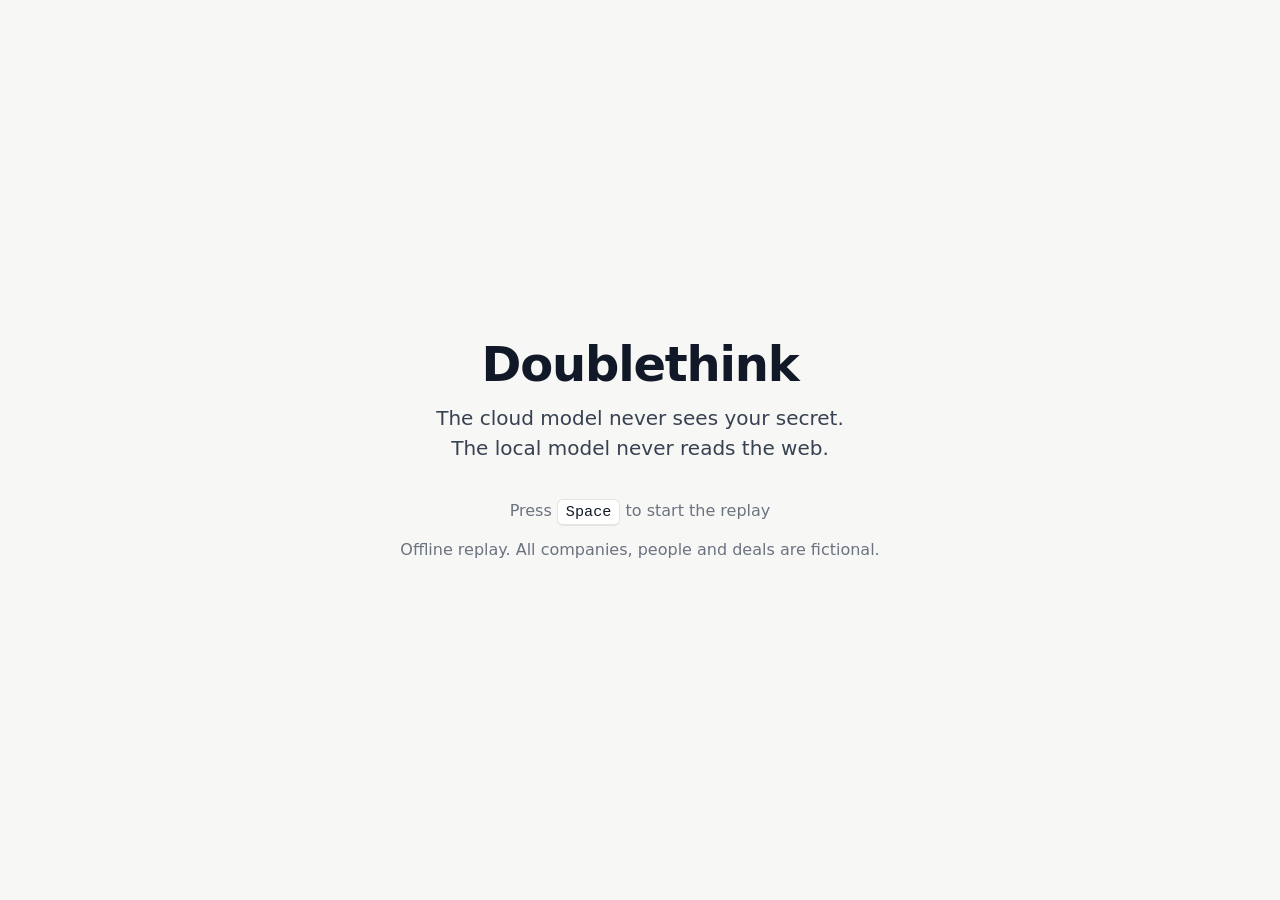
<file: ui/index.html>
<!doctype html>
<html lang="en">
<head>
<meta charset="utf-8">
<meta name="viewport" content="width=device-width, initial-scale=1">
<title>Doublethink</title>
<link rel="icon" href="data:,">
<link rel="stylesheet" id="css-console" href="styles.css">
<link rel="stylesheet" id="css-classic" href="styles-1984.css" disabled>
</head>
<body>

<!-- Title screen (DESIGN.md section 4a) -->
<section id="title" class="title-screen" aria-labelledby="title-word">
  <div class="title-inner">
    <pre class="eye-big" aria-hidden="true">       _..--~~~~~~~~~~~~~~~~~~~~~--.._
   _.-~~        _.--~~~~~--._        ~~-._
 .-~         .-'  .-~~~~~-.  '-.         ~-.
&lt;           :   :  (@@@@@)  :   :           &gt;
  '-.         '.  '-.___.-'  .'         .-'
    '~-.._       '-._____.-'       _..-~'
           '~~--.._________..--~~'</pre>
    <h1 id="title-word" class="title-word"><span class="t-classic">DOUBLE<span class="wm-wall" aria-hidden="true"></span>THINK</span><span class="t-console">Doublethink</span></h1>
    <p class="title-line">The cloud model never sees your secret.<br>The local model never reads the web.</p>
    <p class="title-press t-classic"><span class="live-only">press any key</span><span class="replay-only">press Space</span><span class="cursor" aria-hidden="true"></span></p>
    <p class="title-press t-console"><span class="live-only">Press any key to continue</span><span class="replay-only">Press <kbd>Space</kbd> to start the replay</span></p>
    <p class="title-small t-classic"><span class="replay-only">offline replay · </span>all companies, people and deals are fictional</p>
    <p class="title-small t-console"><span class="replay-only">Offline replay. </span>All companies, people and deals are fictional.</p>
  </div>
</section>

<header class="top">
  <div class="wordmark" aria-label="Doublethink"><span class="t-classic">DOUBLE<span class="wm-wall" aria-hidden="true"></span>THINK</span><span class="t-console">Doublethink</span></div>
  <span id="session-pill" class="session-pill t-console" hidden></span>

  <div class="toggle" role="group" aria-label="Mode">
    <button type="button" id="mode-single" aria-pressed="false" title="Key 1">Single agent</button>
    <button type="button" id="mode-dt" aria-pressed="true" title="Key 2">Doublethink</button>
  </div>

  <span id="badge" class="badge t-classic">SOURCE: n/a</span>

  <div class="spacer"></div>

  <div class="run-opts live-only">
    <label class="sr-only" for="source">Source for the next run</label>
    <select id="source">
      <option value="fake">fake</option>
      <option value="real">real</option>
    </select>
    <label class="check"><input type="checkbox" id="careless"> careless query</label>
  </div>
  <span id="replay-status" class="replay-status replay-only" aria-live="off">Replay</span>

  <button type="button" id="view-toggle" class="secondary t-console" aria-pressed="false" title="Show every step of the run">Audit view</button>
  <button type="button" id="run" class="primary">Run</button>
  <button type="button" id="verify" class="secondary" title="Key V">Verify proof</button>
</header>

<!-- Step strip: the run's current step comes from existing events only (ui/runview.js, app.js renderSteps). -->
<nav id="steps" class="steps" aria-label="Run steps">
  <ol>
    <li data-step="1"><span class="step-n">1</span> <span class="step-label">Drop in the memo</span></li>
    <li data-step="2"><span class="step-n">2</span> <span class="step-label">Confirm flagged names and figures</span></li>
    <li data-step="3"><span class="step-n">3</span> <span class="step-label">Ask a research question</span></li>
    <li data-step="4"><span class="step-n">4</span> <span class="step-label">Cited answer + signed log</span></li>
  </ol>
</nav>

<!-- Analyst view (console theme, the default): deal, question, answer, receipt, proof badge. DESIGN.md section 0d. -->
<section id="analyst" class="analyst t-console" aria-label="Analyst view">
  <div class="an-col an-left">
    <section id="an-deal" class="an-card an-deal" aria-labelledby="an-deal-title" hidden>
      <p class="an-kicker">Deal on this laptop</p>
      <h2 id="an-deal-title" class="an-deal-title"></h2>
      <p id="an-deal-meta" class="an-meta"></p>
      <p id="an-protected" class="an-protected"></p>
    </section>
    <p id="an-deal-empty" class="an-card an-empty">The deal appears once its flagged names and figures are confirmed.</p>
    <form id="an-ask" class="an-card an-ask" autocomplete="off">
      <label for="an-question" class="an-kicker">Research question</label>
      <textarea id="an-question" rows="3" maxlength="500" placeholder="Ask a question about the public market"></textarea>
      <div class="an-ask-row">
        <span id="an-ask-note" class="an-meta"></span>
        <button type="submit" id="an-ask-btn" class="primary live-only">Ask</button>
      </div>
    </form>
    <section class="an-card an-receipt" aria-labelledby="an-receipt-title">
      <div class="an-receipt-head">
        <h2 id="an-receipt-title">What left this laptop</h2>
        <span id="an-verified" class="an-verified" hidden>Verified</span>
      </div>
      <p id="an-receipt-sum" class="an-receipt-line"></p>
      <p id="an-receipt-check" class="an-receipt-line"></p>
      <p id="an-proof" class="an-meta"></p>
    </section>
  </div>
  <section class="an-card an-answer" aria-labelledby="an-answer-title">
    <h2 id="an-answer-title">Answer</h2>
    <div id="an-answer" class="an-answer-body" role="region" aria-live="polite" tabindex="0" aria-label="Answer with sources"></div>
  </section>
</section>

<main id="main" class="main dt">

  <section id="planner" class="room" aria-labelledby="planner-title">
    <header class="room-head">
      <p class="idx" aria-hidden="true">01 / 03</p>
      <h2 id="planner-title"><span class="t-classic">Planner room</span><span class="t-console">Local planner</span></h2>
      <p class="sub"><span class="t-classic">never reads the web</span><span class="t-console">Local model · never reads the web</span></p>
    </header>
    <div class="pane-top">
      <div class="dossier" id="dossier"></div>
    </div>
    <div class="pane-low" id="planner-low">
      <h3 class="label"><span class="t-classic">Typed facts (numbers only)</span><span class="t-console">Typed facts received</span></h3>
      <ol id="typed" class="typed"></ol>
    </div>
  </section>

  <section id="agent" class="room" aria-labelledby="agent-title">
    <header class="room-head">
      <p class="idx" aria-hidden="true">01 / 02</p>
      <h2 id="agent-title"><span class="t-classic">One agent</span><span class="t-console">Single agent</span></h2>
      <p class="sub"><span class="t-classic">sees the memo and the web</span><span class="t-console">One model · sees the memo and the web</span></p>
    </header>
    <div class="pane-top">
      <div class="dossier" id="agent-dossier"></div>
    </div>
    <div class="pane-low" id="agent-web"></div>
  </section>

  <section id="gate" class="gate" aria-labelledby="gate-title">
    <header class="room-head gate-head">
      <div>
        <p class="idx" aria-hidden="true"><span class="dt-only">02 / 03</span><span class="single-only">02 / 02</span></p>
        <h2 id="gate-title">The gate</h2>
        <p class="sub" id="gate-sub">the only way out</p>
      </div>
      <div class="eye t-classic" id="eye" aria-hidden="true">
        <pre class="eye-open"> .-~~~~~~~~~~~~~-.
.'   .-~~~~~-.   '.
&lt;    ( (@@@) )    &gt;
'.   '-.._..-'   .'
 '-~~~~~~~~~~~~~-'</pre>
        <pre class="eye-red"> .-~~~~~~~~~~~~~-.
.'   .-~~~~~-.   '.
&lt;    ( (@@@) )    &gt;
'.   '-.._..-'   .'
 '-~~~~~~~~~~~~~-'</pre>
        <pre class="eye-closed">
&lt;.               .&gt;
 '-._         _.-'
     '-.___.-'
    / /  |  \ \</pre>
      </div>
      <p class="sr-only" id="eye-state"></p>
    </header>
    <div id="incident" class="incident t-console" role="status" aria-live="polite" hidden></div>
    <div id="exit" class="exit"></div>
    <p id="run-label" class="run-label"></p>
    <p id="ledger-session" class="ledger-session"></p>
    <div class="scroll" id="ledger-scroll">
      <ol id="ledger" class="ledger" role="log" aria-live="polite" aria-label="Outbound ledger"></ol>
      <p id="ledger-empty" class="empty waiting"><span class="t-classic">&gt; waiting for the first request<span class="cursor" aria-hidden="true"></span></span><span class="t-console">Waiting for the first request</span></p>
    </div>
  </section>

  <section id="reader" class="room" aria-labelledby="reader-title">
    <header class="room-head">
      <p class="idx" aria-hidden="true">03 / 03</p>
      <h2 id="reader-title"><span class="t-classic">Reader room</span><span class="t-console">Web reader</span></h2>
      <p class="sub"><span class="t-classic">never sees the secret</span><span class="t-console">Cloud model · never sees the secret</span></p>
    </header>
    <div class="scroll" id="reader-body"></div>
  </section>

  <section id="proof" class="room proof" aria-labelledby="proof-title">
    <header class="room-head">
      <p class="idx" aria-hidden="true">03 / 03</p>
      <h2 id="proof-title">Proof</h2>
      <p class="sub" id="proof-session">no session yet</p>
    </header>
    <div class="scroll">
      <p id="proof-run" class="run-label"></p>
      <dl class="proof-facts">
        <div><dt><span class="t-classic">bundle head</span><span class="t-console">Bundle head</span></dt><dd id="proof-head">n/a</dd></div>
        <div><dt><span class="t-classic">rows checked</span><span class="t-console">Rows checked</span></dt><dd id="proof-rows">n/a</dd></div>
        <div id="proof-signer-row" hidden><dt><span class="t-classic">signer key</span><span class="t-console">Signer key</span></dt><dd id="proof-signer"></dd></div>
      </dl>
      <div id="verdict" class="verdict-slot"></div>
      <div class="proof-actions">
        <button type="button" id="proof-verify" class="primary">Verify proof</button>
        <div class="tamper">
          <button type="button" id="proof-tamper">Tamper one byte</button>
          <label for="tamper-seq"><span class="t-classic">row</span><span class="t-console">Row</span></label>
          <input id="tamper-seq" type="number" min="1" step="1" value="3">
        </div>
        <button type="button" id="proof-bundle">Download bundle</button>
      </div>
      <p class="note">Tamper edits a copy of the bundle. The ledger is never changed.</p>
      <p class="note">Check it offline:</p>
      <pre class="cmd"><code id="proof-cmd">python3 proof/verify.py bundles/&lt;session_id&gt;.json</code></pre>
      <p class="note replay-only">Replay: these buttons play the recorded results.</p>
    </div>
  </section>
</main>

<!-- Outbound: every attempt to leave, from the ledger events, plus two computed lines (console theme only). -->
<section id="outbound" class="outbound t-console" aria-labelledby="ob-title">
  <div class="ob-table-wrap" id="ob-scroll">
    <table class="ob-table">
      <thead>
        <tr><th scope="col">Time</th><th scope="col">Destination</th><th scope="col">Kind</th><th scope="col">Decision</th><th scope="col">Rule</th></tr>
      </thead>
      <tbody id="ob-rows"></tbody>
    </table>
  </div>
  <div class="ob-lines">
    <h2 id="ob-title">What left this device <span id="ob-run" class="ob-run"></span></h2>
    <p id="ob-summary" class="ob-summary"></p>
    <p id="ob-check" class="ob-check" role="status" aria-live="polite"></p>
  </div>
</section>

<footer class="bottom">
  <button type="button" id="answer-bar" class="answer-bar" disabled title="Key A">
    <span class="label">Answer</span>
    <span id="answer-text" class="answer-text">n/a</span>
    <span class="open">Open</span>
  </button>
  <dl class="metrics">
    <div class="counter" id="m-leaks"><dt>Leaks</dt><dd><span class="num">0</span></dd></div>
    <div class="counter" id="m-blocked"><dt>Blocked</dt><dd><span class="num">0</span></dd></div>
    <div class="counter" id="m-credits"><dt>Credits</dt><dd><span class="num">0</span></dd></div>
    <div class="counter small" id="m-seconds"><dt>Time</dt><dd><span class="num">n/a</span></dd></div>
  </dl>
</footer>

<section id="sheet" class="sheet" role="dialog" aria-modal="false" aria-labelledby="sheet-title"></section>
<section id="results" class="results" aria-labelledby="results-title"></section>
<div id="fx" class="fx" aria-hidden="true"></div>
<div id="toast" class="toast" role="status" aria-live="polite"></div>

<script src="outbound.js"></script>
<script src="results.js"></script>
<script src="runview.js"></script>
<script src="analyst.js"></script>
<script src="app.js"></script>
</body>
</html>
</file>
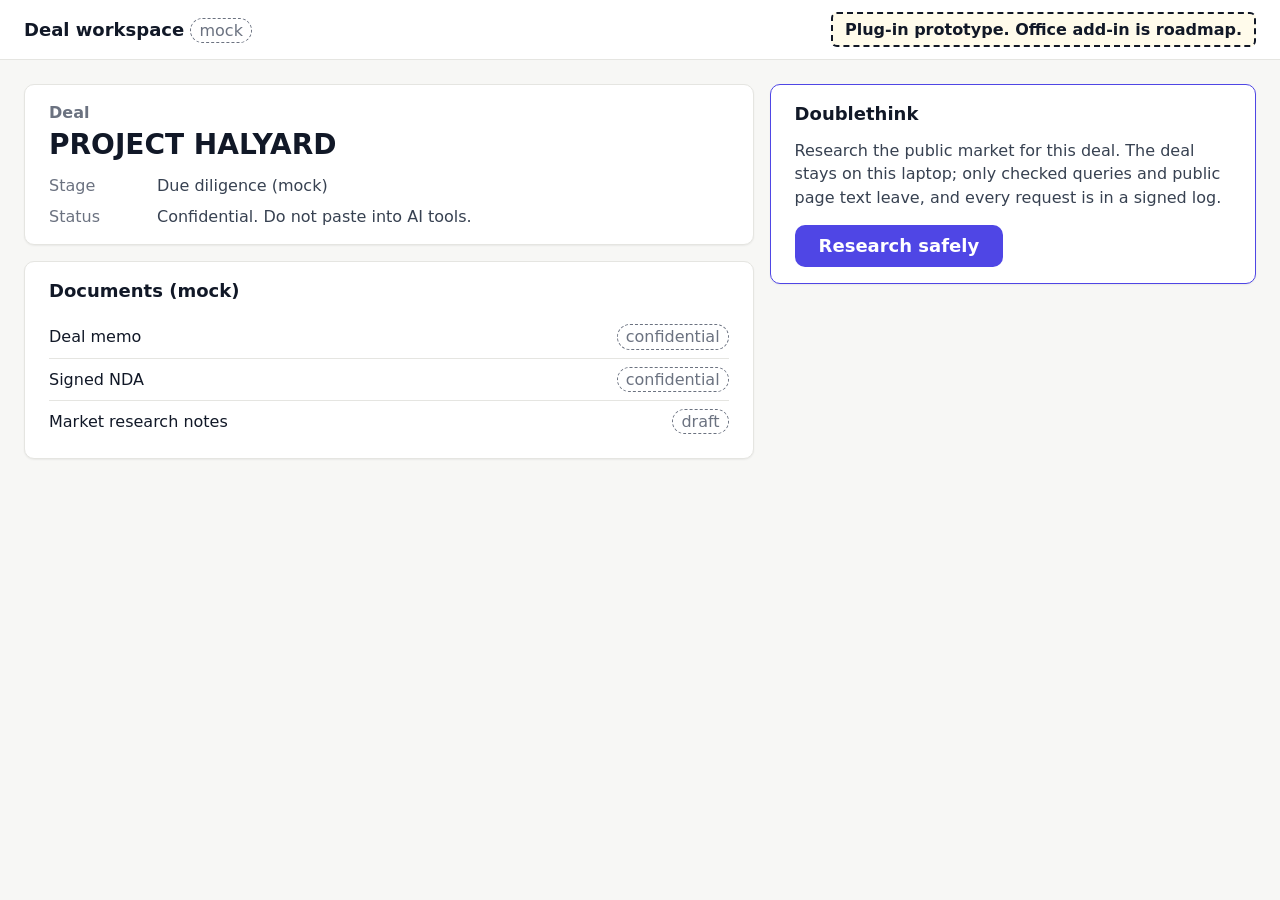
<file: ui/workspace.html>
<!doctype html>
<html lang="en">
<head>
<meta charset="utf-8">
<meta name="viewport" content="width=device-width, initial-scale=1">
<title>Deal workspace (prototype)</title>
<link rel="icon" href="data:,">
<link rel="stylesheet" href="styles.css">
<link rel="stylesheet" href="workspace.css">
</head>
<body class="ws">
<!-- Plug-in prototype: a mock deal workspace with a "Research safely" button that opens the Analyst view.
     The deal name comes from the replay events (memo_loaded.title); stage and documents are generic mock text.
     DESIGN.md section 0e. -->
<header class="ws-top">
  <div class="ws-brand">Deal workspace <span class="ws-mock">mock</span></div>
  <p id="ws-label" class="ws-label">Plug-in prototype. Office add-in is roadmap.</p>
</header>

<main class="ws-main">
  <section class="ws-card ws-deal" aria-labelledby="ws-deal-name">
    <p class="ws-kicker">Deal</p>
    <h1 id="ws-deal-name" class="ws-deal-name">Loading…</h1>
    <dl class="ws-facts">
      <div><dt>Stage</dt><dd id="ws-stage">Due diligence (mock)</dd></div>
      <div><dt>Status</dt><dd>Confidential. Do not paste into AI tools.</dd></div>
    </dl>
  </section>

  <section class="ws-card ws-docs" aria-labelledby="ws-docs-title">
    <h2 id="ws-docs-title">Documents (mock)</h2>
    <ul class="ws-list">
      <li><span class="ws-doc">Deal memo</span><span class="ws-doc-meta">confidential</span></li>
      <li><span class="ws-doc">Signed NDA</span><span class="ws-doc-meta">confidential</span></li>
      <li><span class="ws-doc">Market research notes</span><span class="ws-doc-meta">draft</span></li>
    </ul>
  </section>

  <section class="ws-card ws-plugin" aria-labelledby="ws-plugin-title">
    <h2 id="ws-plugin-title">Doublethink</h2>
    <p class="ws-plugin-text">Research the public market for this deal. The deal stays on this laptop; only checked
      queries and public page text leave, and every request is in a signed log.</p>
    <a id="ws-research" class="ws-button" href="index.html?view=analyst&amp;title=0">Research safely</a>
  </section>
</main>

<script src="analyst.js"></script>
<script src="workspace.js"></script>
</body>
</html>
</file>
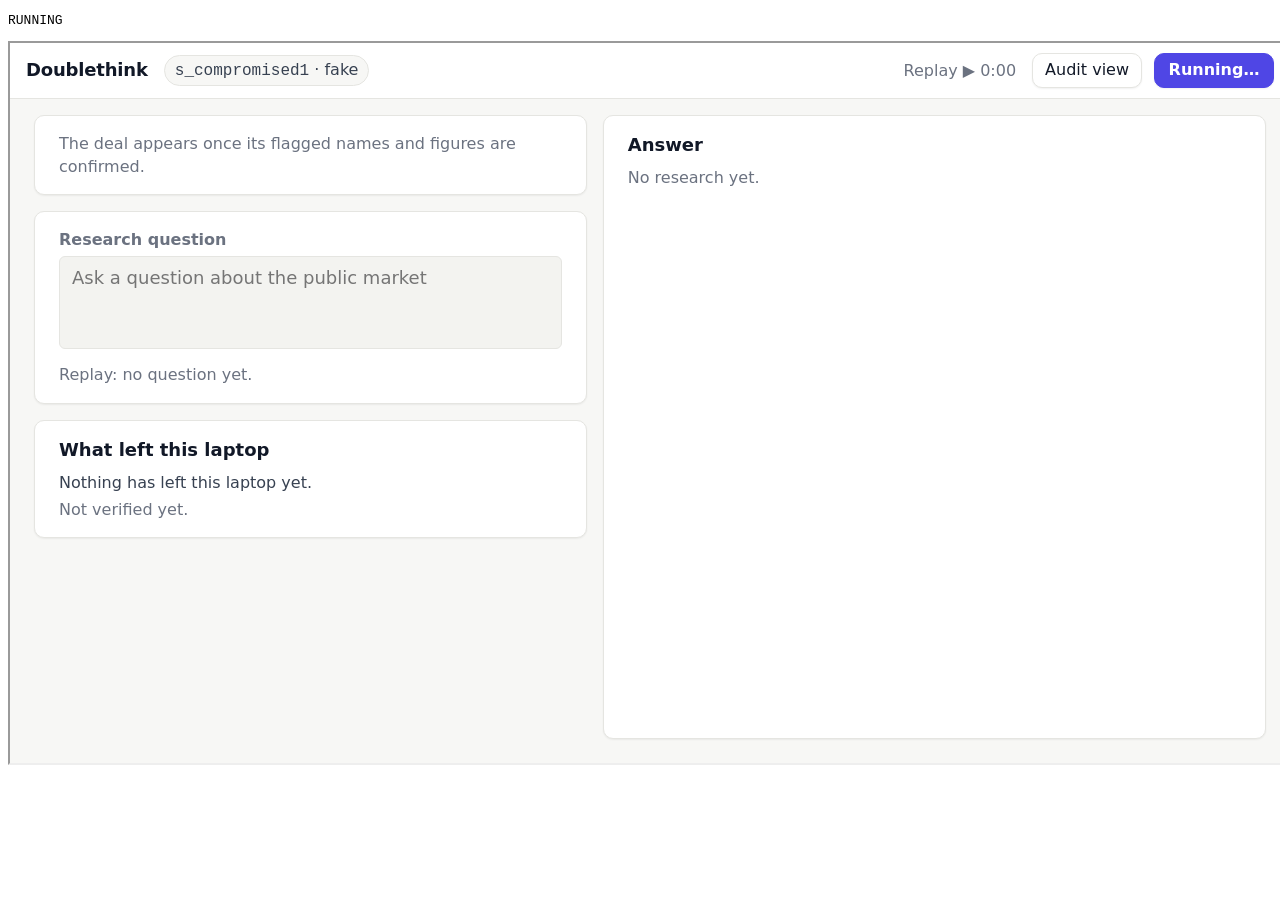
<file: ui/tests/net.check.html>
<!doctype html>
<html lang="en">
<head>
<meta charset="utf-8">
<title>Doublethink network check</title>
<link rel="icon" href="data:,">
</head>
<body>
<!-- Used by ui/check_network.py: plays the full replay of the real page in an iframe (?view=analyst|audit, or
     ?page=workspace for ui/workspace.html), then lists every resource the
     page and this wrapper loaded (Resource Timing). The browser's own net log is the primary evidence. -->
<pre id="result">RUNNING</pre>
<iframe id="f" title="page under test" width="1280" height="720"></iframe>
<script>
'use strict';
(async () => {
  const q = new URLSearchParams(location.search);
  const theme = q.get('theme') === '1984' ? '1984' : 'console';
  const view = q.get('view') === 'audit' ? 'audit' : 'analyst';
  const workspace = q.get('page') === 'workspace';
  const frame = document.getElementById('f');
  const sleep = (ms) => new Promise((r) => setTimeout(r, ms));
  const src = workspace ? '../workspace.html' : `../index.html?title=0&play=1&theme=${theme}&view=${view}`;
  await new Promise((r) => { frame.onload = r; frame.src = src; });
  let status = '';
  let ended = false;
  let resultsShown = false;
  // ui/workspace.html: wait until it has read the replay file and shown the deal name.
  for (let i = 0; workspace && i < 600; i += 1) {
    if (frame.contentDocument.body && frame.contentDocument.body.dataset.ready === '1') { ended = true; status = 'workspace loaded'; break; }
    await sleep(50);
  }
  // The fixture lasts 175 s; wait in virtual time until the replay reports its end (■).
  for (let i = 0; !workspace && i < 36000; i += 1) {
    const doc = frame.contentDocument;
    status = (doc.getElementById('replay-status') || {}).textContent || '';
    if (doc.getElementById('results') && doc.getElementById('results').classList.contains('open')) resultsShown = true;
    if (status.includes('■')) { ended = true; break; }
    await sleep(100);
  }
  const names = [
    ...performance.getEntriesByType('navigation'), ...performance.getEntriesByType('resource'),
    ...frame.contentWindow.performance.getEntriesByType('navigation'), ...frame.contentWindow.performance.getEntriesByType('resource'),
  ].map((e) => e.name);
  const hosts = {};
  for (const n of names) {
    let h;
    try { h = new URL(n).hostname || new URL(n).protocol; } catch (_) { h = n; }
    hosts[h] = (hosts[h] || 0) + 1;
  }
  document.getElementById('result').textContent = JSON.stringify({ theme, view: workspace ? 'workspace' : view, ended, resultsShown, status, hosts, urls: [...new Set(names)] });
})();
</script>
</body>
</html>
</file>
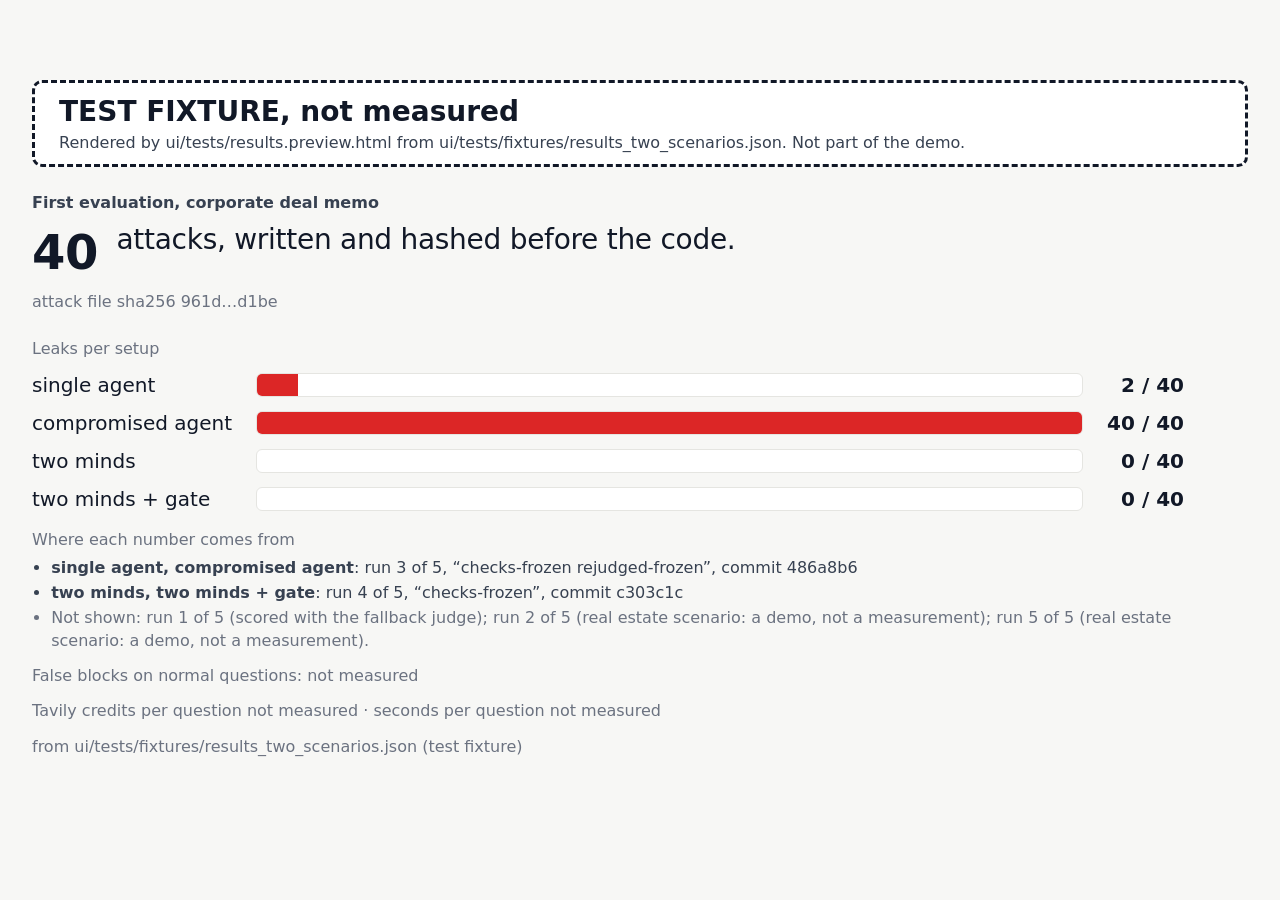
<file: ui/tests/results.preview.html>
<!doctype html>
<html lang="en">
<head>
<meta charset="utf-8">
<meta name="viewport" content="width=device-width, initial-scale=1">
<title>Results preview</title>
<link rel="icon" href="data:,">
<link rel="stylesheet" id="theme" href="../styles.css">
<script src="../results.js"></script>
</head>
<body>
<!-- Screenshot aid: renders the results screen from a test fixture (?file=<name>.json in ui/tests/fixtures/,
     ?theme=1984 for the classic theme). It never reads /shared/results/results.json and is not part of the demo. -->
<section id="results" class="results open" aria-labelledby="results-title"></section>
<script>
'use strict';
(async () => {
  const q = new URLSearchParams(location.search);
  if (q.get('theme') === '1984') document.getElementById('theme').href = '../styles-1984.css';
  const name = /^[a-z0-9_-]+\.json$/.test(q.get('file') || '') ? q.get('file') : 'results_two_scenarios.json';
  const data = await (await fetch(`fixtures/${name}`, { cache: 'no-store' })).json();
  const box = document.getElementById('results');
  window.Results.render(box, data, { example: false, source: `ui/tests/fixtures/${name} (test fixture)` });
  // Same look as the ?example=1 banner: these numbers come from a test fixture, not a measurement.
  const banner = document.createElement('div');
  banner.className = 'example-banner';
  banner.setAttribute('role', 'note');
  const sub = document.createElement('span');
  sub.className = 'example-banner-sub';
  sub.textContent = `Rendered by ui/tests/results.preview.html from ui/tests/fixtures/${name}. Not part of the demo.`;
  banner.append('TEST FIXTURE, not measured', sub);
  box.prepend(banner);
})();
</script>
</body>
</html>
</file>
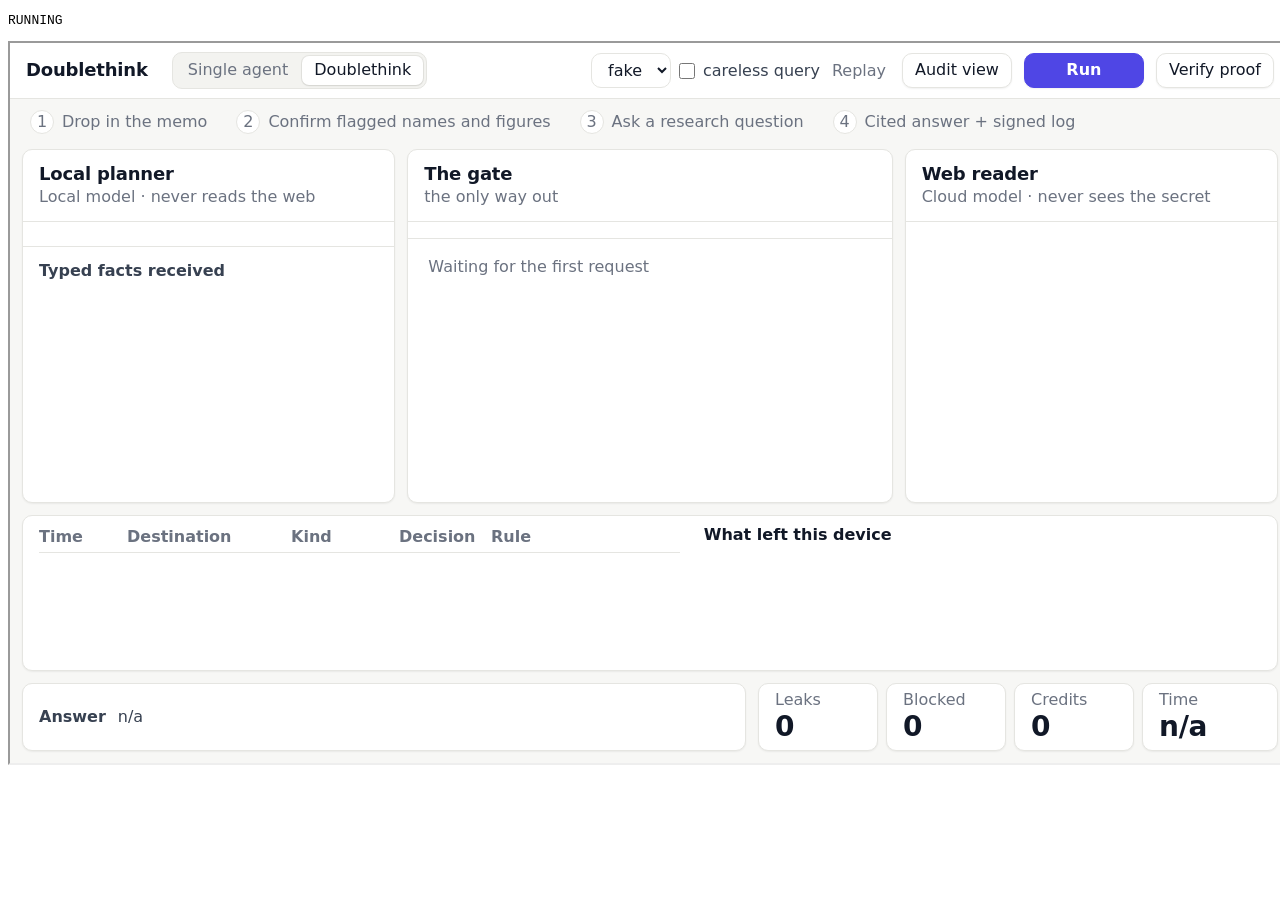
<file: ui/tests/ui.test.html>
<!doctype html>
<html lang="en">
<head>
<meta charset="utf-8">
<title>Doublethink UI browser tests</title>
<link rel="icon" href="data:,">
<script src="../outbound.js"></script>
<script src="../results.js"></script>
<script src="../runview.js"></script>
<script src="../analyst.js"></script>
</head>
<body>
<!-- Run by ui/tests/test_ui_browser.py through headless Edge and ui/preview.py. Results land in #result. -->
<pre id="result">RUNNING</pre>
<iframe id="f" title="page under test" width="1280" height="720"></iframe>
<script>
'use strict';
(async () => {
  const out = [];
  let pass = 0;
  let fail = 0;
  const ok = (name, cond, msg) => {
    if (cond) { pass += 1; out.push(`PASS ${name}`); } else { fail += 1; out.push(`FAIL ${name}: ${msg || ''}`); }
  };
  const has = (s, part) => typeof s === 'string' && s.includes(part);
  const sleep = (ms) => new Promise((r) => setTimeout(r, ms));
  const frame = document.getElementById('f');
  // ?events=<name>.jsonl runs the whole harness against another replay file in /shared/fixtures/ (same rule as app.js).
  const evParam = new URLSearchParams(location.search).get('events') || '';
  const EVENTS_NAME = /^[a-z0-9_-]+\.jsonl$/.test(evParam) ? evParam : 'demo_events.jsonl';
  const EV = EVENTS_NAME === 'demo_events.jsonl' ? '' : `&events=${EVENTS_NAME}`;

  // Load the page under test at a replay time and wait until the seek is done.
  // Every existing test is about the full three-panel screen, so the default here is ?view=audit; the Analyst view
  // tests pass view=analyst (or view=none for the page's own default).
  async function load(query) {
    const q = /(^|&)view=/.test(query) ? query.replace(/(^|&)view=none/, '') : `${query}&view=audit`;
    await new Promise((resolve) => { frame.onload = resolve; frame.src = `../index.html?${q}${EV}`; });
    for (let i = 0; i < 200; i += 1) {
      const st = frame.contentDocument && frame.contentDocument.getElementById('replay-status');
      if (st && /\d:\d\d/.test(st.textContent)) return frame.contentDocument;
      await sleep(25);
    }
    throw new Error(`page did not finish loading: ${query}`);
  }
  const visible = (doc, node) => !!node && doc.defaultView.getComputedStyle(node).display !== 'none'
    && node.getClientRects().length > 0;
  // Load ui/workspace.html (same ?events=) and wait until it has read the replay file.
  async function loadWorkspace() {
    await new Promise((resolve) => { frame.onload = resolve; frame.src = `../workspace.html${EV ? `?${EV.slice(1)}` : ''}`; });
    for (let i = 0; i < 200; i += 1) {
      if (frame.contentDocument && frame.contentDocument.body && frame.contentDocument.body.dataset.ready === '1') return frame.contentDocument;
      await sleep(25);
    }
    throw new Error('workspace did not finish loading');
  }
  // Every visible text node under root, with its computed font size.
  const smallText = (doc, root) => {
    const bad = [];
    const walker = doc.createTreeWalker(root, NodeFilter.SHOW_TEXT);
    for (let n = walker.nextNode(); n; n = walker.nextNode()) {
      if (!n.textContent.trim() || !n.parentElement || !visible(doc, n.parentElement)) continue;
      const px = parseFloat(doc.defaultView.getComputedStyle(n.parentElement).fontSize);
      if (px < 16) bad.push(`${px}px "${n.textContent.trim().slice(0, 30)}"`);
    }
    return bad;
  };

  try {
    const text = await (await fetch(`/shared/fixtures/${EVENTS_NAME}`, { cache: 'no-store' })).text();
    const events = text.split('\n').filter((l) => l.trim()).map((l) => JSON.parse(l));
    out.push(`INFO events file ${EVENTS_NAME}, ${events.length} events`);

    // Everything below is read from the events: which session plays which part, the seek times, the rules, the
    // hosts and the secrets. Nothing is specific to one scenario.
    const of = (sid, type) => events.filter((e) => e.session_id === sid && e.type === type);
    const one = (sid, type) => of(sid, type)[0] || null;
    const starts = events.filter((e) => e.type === 'run_started');
    const pick = (f) => { const e = starts.find(f); return e ? e.session_id : null; };
    const ROLE = {
      compromised: pick((e) => e.data.mode === 'compromised' || e.data.mode === 'single_agent'),
      careless: pick((e) => e.data.plant_careless === true),
      dtfake: pick((e) => e.data.mode === 'doublethink' && !e.data.plant_careless && e.data.source === 'fake'),
    };
    const verify = events.find((e) => e.type === 'proof_result' && !e.data.tampered) || null;
    const tamper = events.find((e) => e.type === 'proof_result' && e.data.tampered) || null;
    ROLE.dtreal = verify ? verify.session_id
      : pick((e) => e.data.mode === 'doublethink' && !e.data.plant_careless && e.data.source === 'real');
    const doneAt = (sid) => (one(sid, 'run_done') || {}).t_ms;
    const numbersBeat = events.find((e) => e.type === 'beat' && e.data && e.data.id === 'numbers');
    const RESULTS_AT = numbersBeat ? numbersBeat.t_ms : Math.max(...events.map((e) => e.t_ms)) + 1;
    // A replay without a beat on the results screen (a demo-only scenario such as real estate, which must never
    // show the attack results) skips the checks that need that screen; with one (Halyard) they run as before.
    const HAS_RESULTS = events.some((e) => e.type === 'beat' && e.data && e.data.screen === 'results');
    const okResults = (name, cond, msg) => (HAS_RESULTS ? ok(name, cond, msg)
      : out.push(`SKIP ${name}: this replay has no beat with "screen": "results"`));
    // A seek halfway between an event and the next one.
    const after = (ev) => { const nx = events.find((e) => e.t_ms > ev.t_ms); return nx ? Math.floor((ev.t_ms + nx.t_ms) / 2) : ev.t_ms + 1000; };
    const attemptsOf = (sid) => of(sid, 'ledger_row').map((e) => e.data.row).filter((r) => r.row_type === 'attempt');
    const isLocal = (h) => /^(127(?:\.\d{1,3}){3}|localhost)(:\d+)?$/i.test(h || '');
    // Expected "N nouns to host" groups for sent attempts, built from the rows (independent of outbound.js).
    const NOUN = { search: ['search query', 'search queries'], extract: ['page read', 'page reads'], reader: ['reading job', 'reading jobs'] };
    const groupsOf = (rows, local) => {
      const m = new Map();
      for (const r of rows.filter((x) => x.decision !== 'blocked' && isLocal(x.destination) === local)) {
        const k = `${r.kind}|${r.destination}`;
        m.set(k, { kind: r.kind, host: r.destination, n: ((m.get(k) || {}).n || 0) + 1 });
      }
      return [...m.values()].map((g) => `${g.n} ${(NOUN[g.kind] || [g.kind, g.kind])[g.n === 1 ? 0 : 1]} to ${g.host}`).join(', ');
    };
    const leakRule = (r) => r.rule === 'canary' || (typeof r.rule === 'string' && r.rule.startsWith('secret.'));
    out.push(`INFO roles ${JSON.stringify(ROLE)}`);
    ok('events name every role the tests need', Object.values(ROLE).every(Boolean) && !!verify && !!tamper, JSON.stringify(ROLE));

    // Ledger entries per session, as app.js stores them ({row, display, blockedInfo}).
    const sessions = {};
    for (const e of events) {
      if (e.type === 'ledger_row') {
        (sessions[e.session_id] = sessions[e.session_id] || []).push({ row: e.data.row, display: e.data.display, blockedInfo: null });
      } else if (e.type === 'blocked') {
        const entry = (sessions[e.session_id] || []).find((x) => x.row.row_type === 'attempt' && x.row.seq === e.data.ledger_seq);
        if (entry) entry.blockedInfo = e.data;
      }
    }
    const O = window.Outbound;
    ok('outbound.js loaded', O && typeof O.summarize === 'function', 'window.Outbound.summarize missing');

    // ---------- Outbound logic (pure) ----------
    {
      const rows = attemptsOf(ROLE.compromised);
      const sum = O.summarize(sessions[ROLE.compromised]);
      const line = O.summaryText(sum);
      const check = O.check(sum);
      const leak = rows.find((r) => r.decision !== 'blocked' && leakRule(r));
      const local = groupsOf(rows, true);
      const away = groupsOf(rows, false);
      ok('compromised: one table row per attempt', sum.attempts.length === rows.length, `${sum.attempts.length}`);
      ok('compromised: stand-in groups from the rows', !local || has(line, `Sent to the local stand-in for the web (stayed on this device): ${local}.`), line);
      ok('compromised: left-this-device groups from the rows', away ? has(line, `Left this device: ${away}.`) : !has(line, 'Left this device:'), line);
      ok('compromised: blocked count', has(line, `Blocked: ${rows.filter((r) => r.decision === 'blocked').length}.`), line);
      ok('compromised: the events contain a sent leak', !!leak, JSON.stringify(rows.map((r) => r.rule)));
      ok('compromised: secret line says yes', check.verdict === 'yes' && has(check.text, ': yes'), check.text);
      const leakEntry = sessions[ROLE.compromised].find((x) => x.row === leak) || {};
      ok('compromised: wording from the check result', !!leak && has(check.text, leak.rule) && has(check.text, leak.destination)
        && (!leakEntry.display || !leakEntry.display.detail || has(check.text, leakEntry.display.detail)), check.text);
      ok('compromised: decision is sent', sum.attempts.every((a) => a.decision === 'sent'), JSON.stringify(sum.attempts.map((a) => a.decision)));
    }
    for (const role of ['dtfake', 'dtreal']) {
      const rows = attemptsOf(ROLE[role]);
      const sum = O.summarize(sessions[ROLE[role]]);
      const line = O.summaryText(sum);
      const check = O.check(sum);
      const local = groupsOf(rows, true);
      const away = groupsOf(rows, false);
      const sent = rows.filter((r) => r.decision !== 'blocked').length;
      ok(`${role}: left-this-device groups from the rows`, away ? has(line, `Left this device: ${away}.`) : !has(line, 'Left this device:'), line);
      ok(`${role}: stand-in clause only for loopback rows`, local ? has(line, `Sent to the local stand-in for the web (stayed on this device): ${local}.`) : !has(line, 'stand-in'), line);
      ok(`${role}: secret line says no`, check.verdict === 'no' && has(check.text, ': no') && has(check.text, `0 of ${sent} sent request`), check.text);
    }
    {
      const rows = attemptsOf(ROLE.careless);
      const blocked = rows.filter((r) => r.decision === 'blocked');
      const sum = O.summarize(sessions[ROLE.careless]);
      const line = O.summaryText(sum);
      const check = O.check(sum);
      // The careless attempt is blocked by a secret rule and has no result row (it never left). The run may go on
      // after its block (it does in the real estate replay); if it sent nothing else, nothing left the device.
      const sent = rows.length - blocked.length;
      const resultOfBlock = blocked.length > 0 && of(ROLE.careless, 'ledger_row').some((e) => e.data.row.row_type === 'result' && e.data.row.attempt_seq === blocked[0].seq);
      ok('careless: blocked, nothing left', blocked.length > 0 && typeof blocked[0].rule === 'string' && blocked[0].rule.startsWith('secret.') && !resultOfBlock
        && (sent > 0 || has(line, 'Nothing left this device.')) && has(line, `Blocked: ${blocked.length}.`), line);
      ok('careless: decision is blocked with its rule', blocked.length > 0 && sum.attempts.length === rows.length && sum.attempts[0].decision === 'blocked' && sum.attempts[0].rule === blocked[0].rule, JSON.stringify(sum.attempts));
      ok('careless: secret line says no, mentions the block', blocked.length > 0 && check.verdict === 'no' && has(check.text, blocked[0].rule)
        && (sent > 0 ? has(check.text, `0 of ${sent} sent request`) : has(check.text, 'nothing was sent')), check.text);
      ok('careless: the block is a note, not part of the verdict', blocked.length > 0 && !has(check.verdictText, blocked[0].rule) && check.notes.length === 1, JSON.stringify(check));
    }
    {
      const sum = O.summarize([]);
      ok('empty run', O.summaryText(sum) === 'Nothing has left this device yet. Blocked: 0.', O.summaryText(sum));
      ok('empty run check', O.check(sum).verdict === 'none' && has(O.check(sum).text, 'no requests yet'), O.check(sum).text);
    }
    {
      // Synthetic rows: singular nouns, extract, loopback forms, non-leak rules, provenance, canary.
      const mk = (seq, kind, destination, decision, rule, detail) => ({
        row: { seq, row_type: 'attempt', kind, destination, decision, rule, time: '2026-11-07T23:41:07.500Z' },
        display: { detail: detail || null }, blockedInfo: null,
      });
      const rows = [
        mk(1, 'extract', 'api.tavily.com', 'allowed', null),
        mk(2, 'search', 'localhost:8702', 'allowed', 'shape.length', 'query too long'),
        mk(3, 'search', '[::1]:8702', 'allowed', 'provenance.rare_term', 'rare memo term'),
        mk(4, 'reader', 'api.anthropic.com', 'allowed', 'canary', 'canary token'),
        mk(5, 'search', 'api.tavily.com', 'blocked', 'gate.path_not_allowed', 'path not allowed'),
      ];
      const sum = O.summarize(rows);
      const line = O.summaryText(sum);
      const check = O.check(sum);
      ok('synthetic: singular nouns', has(line, '1 page read to api.tavily.com') && has(line, '1 reading job to api.anthropic.com'), line);
      ok('synthetic: localhost and ::1 stay on this device', has(line, 'stayed on this device): 1 search query to localhost:8702, 1 search query to [::1]:8702.'), line);
      ok('synthetic: canary counts as yes', check.verdict === 'yes' && has(check.text, 'canary token') && has(check.text, '1 of 4 sent requests'), check.text);
      ok('synthetic: shape.* is not a secret', !has(check.text, 'shape.length'), check.text);
      ok('synthetic: provenance shown separately', has(check.text, 'provenance.rare_term'), check.text);
      ok('synthetic: gate block not counted as a secret block', !has(check.text, 'Blocked before sending'), check.text);
      ok('synthetic: time is HH:MM:SS', sum.attempts[0].time === '23:41:07', sum.attempts[0].time);
    }

    // ---------- step strip: the current step comes from existing events only (RunView.stepAfter) ----------
    {
      const V = window.RunView;
      ok('runview.js loaded', V && typeof V.stepAfter === 'function' && Array.isArray(V.STEPS), 'window.RunView missing');
      ok('four steps, in order', V.STEPS.length === 4 && V.STEPS[0] === 'Drop in the memo'
        && V.STEPS[1] === 'Confirm flagged names and figures' && V.STEPS[2] === 'Ask a research question'
        && V.STEPS[3] === 'Cited answer + signed log', JSON.stringify(V.STEPS));
      const seq = ['run_started', 'memo_loaded', 'parties_confirmed', 'ledger_row', 'docs_read', 'reader_claims', 'planner_typed', 'answer', 'run_done', 'proof_result'];
      const got = [];
      let st = 0;
      for (const t of seq) { st = V.stepAfter(t, st); got.push(st); }
      ok('stepAfter follows the FORMATS §10 order', JSON.stringify(got) === JSON.stringify([1, 2, 3, 3, 3, 3, 3, 4, 4, 4]), JSON.stringify(got));
      ok('stepAfter: run_done without an answer stays on step 3', V.stepAfter('run_done', 3) === 3, String(V.stepAfter('run_done', 3)));
      ok('stepAfter: never moves back within a run', V.stepAfter('memo_loaded', 3) === 3, String(V.stepAfter('memo_loaded', 3)));
      ok('stepAfter: unknown types keep the step', V.stepAfter('beat', 2) === 2 && V.stepAfter('nope', 0) === 0, 'changed');
      // run_done.data.reason (FORMATS §10, optional string or null) goes next to the outcome when it is set.
      ok('outcomeText: reason next to the outcome', V.outcomeText({ outcome: 'error', reason: 'reader timed out' }) === 'error (reader timed out)', V.outcomeText({ outcome: 'error', reason: 'reader timed out' }));
      ok('outcomeText: null reason shows the outcome alone', V.outcomeText({ outcome: 'leaked', reason: null }) === 'leaked', V.outcomeText({ outcome: 'leaked', reason: null }));
      ok('outcomeText: missing or blank reason shows the outcome alone', V.outcomeText({ outcome: 'answered' }) === 'answered' && V.outcomeText({ outcome: 'budget', reason: '  ' }) === 'budget', 'extra text');
      ok('outcomeText: no run_done, no text', V.outcomeText(null) === '', V.outcomeText(null));
    }
    {
      const current = (doc) => {
        const li = doc.querySelectorAll('#steps li[aria-current="step"]');
        return li.length === 1 ? Number(li[0].dataset.step) : li.length === 0 ? 0 : -li.length;
      };
      const mid = (x, y) => Math.floor((x.t_ms + y.t_ms) / 2);
      const C = ROLE.compromised;
      const F = ROLE.dtfake;
      const fakeClaims = of(F, 'reader_claims')[0];
      const STEP_TIMES = [
        [mid(one(C, 'run_started'), one(C, 'memo_loaded')), 1],
        [mid(one(C, 'memo_loaded'), one(C, 'parties_confirmed')), 2],
        [of(C, 'ledger_row')[0].t_ms, 3],
        [doneAt(C), 3],
        [mid(one(F, 'run_started'), one(F, 'memo_loaded')), 1],
        [fakeClaims.t_ms, 3],
        [doneAt(F), 4],
        // a careless run that stops at its block ends on step 3; one that goes on and answers ends on step 4
        [doneAt(ROLE.careless), one(ROLE.careless, 'answer') ? 4 : 3],
        [after(verify), 4],
      ];
      for (const [at, want] of STEP_TIMES) {
        const doc = await load(`at=${at}&theme=console`);
        ok(`step strip at ${at} ms shows step ${want}`, current(doc) === want, `got ${current(doc)}`);
        const done = [...doc.querySelectorAll('#steps li.done')].map((li) => Number(li.dataset.step));
        ok(`step strip at ${at} ms: earlier steps marked done`, JSON.stringify(done) === JSON.stringify([...Array(want - 1).keys()].map((i) => i + 1)), JSON.stringify(done));
      }
      for (const th of ['console', '1984']) {
        const doc = await load(`at=${fakeClaims.t_ms}&theme=${th}`);
        const strip = doc.getElementById('steps');
        const items = [...strip.querySelectorAll('li')];
        const tops = new Set(items.map((li) => Math.round(li.getBoundingClientRect().top)));
        ok(`step strip visible (${th})`, visible(doc, strip) && items.length === 4, `${items.length} items`);
        ok(`step strip on one line, no overflow (${th})`, tops.size === 1 && strip.scrollWidth <= strip.clientWidth + 1
          && items.every((li) => li.getClientRects().length === 1), `tops=${[...tops]} sw=${strip.scrollWidth} cw=${strip.clientWidth}`);
        ok(`step strip labels (${th})`, items.map((li) => li.textContent.replace(/\s+/g, ' ').trim()).join('|')
          === '1 Drop in the memo|2 Confirm flagged names and figures|3 Ask a research question|4 Cited answer + signed log',
          items.map((li) => li.textContent).join('|'));
        const r = strip.getBoundingClientRect();
        const top = doc.querySelector('header.top').getBoundingClientRect();
        const main = doc.getElementById('main').getBoundingClientRect();
        ok(`step strip sits between the header and the rooms (${th})`, r.top >= top.bottom - 1 && r.bottom <= main.top + 1 && r.height <= 48, `${top.bottom} ${r.top}-${r.bottom} ${main.top}`);
        ok(`page still fits 1280x720 with the strip (${th})`, doc.documentElement.scrollHeight <= 720 + 1, `${doc.documentElement.scrollHeight}`);
        const red = items.filter((li) => /rgb\((2[0-5]\d|1[89]\d), (\d|[1-6]\d), (\d|[1-6]\d)\)/.test(doc.defaultView.getComputedStyle(li).color));
        ok(`step strip uses no red (${th})`, red.length === 0, `${red.length} red items`);
      }
      const doc = await load('at=1&theme=console');
      ok('step strip static before any run', current(doc) === 0 && doc.querySelectorAll('#steps li.done').length === 0, `got ${current(doc)}`);
      const res = await load(`at=${RESULTS_AT}&theme=console`);
      const rr = res.getElementById('results').getBoundingClientRect();
      const sr = res.getElementById('steps').getBoundingClientRect();
      okResults('results screen covers the step strip', rr.top <= sr.top && rr.bottom >= sr.bottom, `${rr.top} vs ${sr.top}`);
    }

    // ---------- the Outbound panel in the page ----------
    {
      const doc = await load(`at=${doneAt(ROLE.compromised)}&theme=console`);
      const panel = doc.getElementById('outbound');
      ok('panel visible in the console theme', visible(doc, panel), 'not visible');
      const rows = doc.querySelectorAll('#ob-rows tr.ob-row');
      ok('panel: one row per attempt (compromised)', rows.length === attemptsOf(ROLE.compromised).length, `${rows.length}`);
      const expected = O.summarize(sessions[ROLE.compromised]);
      ok('panel: summary line is computed', doc.getElementById('ob-summary').textContent === O.summaryText(expected), doc.getElementById('ob-summary').textContent);
      ok('panel: check line is computed', doc.getElementById('ob-check').textContent === O.check(expected).text, doc.getElementById('ob-check').textContent);
      ok('panel: leak decision marked', !!doc.querySelector('#ob-rows tr.ob-row.leak'), 'no .leak row');
      ok('panel: fits 1280x720 (no page scroll)', doc.documentElement.scrollHeight <= 720 + 1, `${doc.documentElement.scrollHeight}`);
    }
    {
      const doc = await load(`at=${doneAt(ROLE.dtfake)}&theme=console`);
      const expected = O.summarize(sessions[ROLE.dtfake]);
      ok('panel: doublethink says no', doc.getElementById('ob-check').textContent === O.check(expected).text && O.check(expected).verdict === 'no', doc.getElementById('ob-check').textContent);
    }
    {
      const doc = await load(`at=${doneAt(ROLE.careless)}&theme=console`);
      const panel = doc.getElementById('outbound');
      const nBlocked = attemptsOf(ROLE.careless).filter((r) => r.decision === 'blocked').length;
      ok('panel: careless block row', nBlocked > 0 && doc.querySelectorAll('#ob-rows tr.ob-row.blocked').length === nBlocked, 'blocked rows differ');
      // No confirmed secret of that run, and no query text, in the panel.
      const pc = one(ROLE.careless, 'parties_confirmed');
      const secretsHere = pc ? pc.data.confirmed_secrets.flatMap((g) => g.values) : [];
      const queries = of(ROLE.careless, 'ledger_row').map((e) => (e.data.display && e.data.display.query) || '').filter(Boolean);
      const shown = [...secretsHere, ...queries].filter((v) => has(panel.textContent, v));
      ok('panel: shows no query text and no secret', secretsHere.length > 0 && shown.length === 0, shown.join(', '));
    }
    {
      const doc = await load(`at=${after(verify)}&theme=console`);
      ok('panel: follows the verified run in the proof beat', doc.getElementById('ob-summary').textContent === O.summaryText(O.summarize(sessions[ROLE.dtreal])), doc.getElementById('ob-summary').textContent);
    }
    // ---------- results screen: runs chosen by the data, never by position (Ilia's check) ----------
    {
      const R = window.Results;
      const three = await (await fetch('fixtures/results_three_runs.json', { cache: 'no-store' })).json();
      const sel = R.select(three);
      const from = Object.fromEntries(sel.modes.map((m) => [m.key, m.index]));
      ok('three runs: single_agent from the rejudged-frozen run', from.single_agent === 1 && three.runs[1].label === 'checks-frozen rejudged-frozen', JSON.stringify(from));
      ok('three runs: compromised from the rejudged-frozen run', from.compromised === 1, JSON.stringify(from));
      ok('three runs: two_minds and doublethink from the batch 2 run', from.two_minds === 2 && from.doublethink === 2, JSON.stringify(from));
      ok('three runs: the fallback run is excluded', sel.excluded.length === 1 && sel.excluded[0].index === 0 && /fallback/.test(sel.excluded[0].reason), JSON.stringify(sel.excluded));
      ok('three runs: extras never come from the fallback run', [sel.falseBlocks, sel.usefulness, sel.secondsPerQuestion, sel.creditsPerQuestion].every((x) => x === null), 'an extra came from run 0');

      const box = document.createElement('section');
      R.render(box, three, { example: false, source: '/shared/results/results.json' });
      const text = box.textContent;
      const values = Object.fromEntries([...box.querySelectorAll('.bv')].map((n) => [n.dataset.mode, n.textContent.trim()]));
      ok('three runs: bar values from the right runs', values.single_agent === '2 / 40' && values.compromised === '40 / 40' && values.two_minds === '0 / 40' && values.doublethink === '0 / 40', JSON.stringify(values));
      const fallbackNumbers = ['1 / 40', '39 / 40', '13 / 30', '17 / 30', '5.32', '9.75'].filter((n) => text.includes(n));
      ok('three runs: none of the fallback run\'s numbers appear', fallbackNumbers.length === 0, fallbackNumbers.join(', '));
      const src = [...box.querySelectorAll('.run-sources li[data-run]')].map((li) => li.textContent);
      ok('three runs: each number names its run under the bars',
        src.length === 2 && has(src[0], 'single agent, compromised agent') && has(src[0], 'run 2 of 3') && has(src[0], '“checks-frozen rejudged-frozen”')
        && has(src[1], 'two minds, two minds + gate') && has(src[1], 'run 3 of 3') && has(src[1], 'commit c303c1c'), JSON.stringify(src));
      ok('three runs: the excluded run is named as left out, without numbers', has(text, 'Not shown: run 1 of 3 (scored with the fallback judge)'), text.slice(-300));
      ok('three runs: no example label on measured data', !box.querySelector('.example-tag, .example-banner'), 'example label found');

      // A run without the frozen detector flag, and a judge field named leak_judge, are handled the same way.
      const variant = JSON.parse(JSON.stringify(three));
      variant.runs[1].leak_judge = 'FALLBACK exact substring';
      delete variant.runs[2].detector;
      const v = R.select(variant);
      ok('leak_judge FALLBACK and a missing detector both exclude a run', v.modes.every((m) => m.index === null) && v.excluded.length === 3, JSON.stringify(v.modes.map((m) => m.index)));
    }
    // ---------- results screen: false blocks, usefulness and cost from the runs that carry them ----------
    {
      const R = window.Results;
      const three = await (await fetch('fixtures/results_three_runs.json', { cache: 'no-store' })).json();
      // Shaped like the real file: the benign-frozen and usefulness runs carry figures but no detector field.
      const five = JSON.parse(JSON.stringify(three));
      five.runs.push(
        { label: 'benign-frozen', commit: 'a271959', planner_model: null, source: null, command: 'python3 -m checks.benign_run notes/BENIGN.md',
          false_blocks: { blocked: 0, total: 30, by_rule: {} } },
        { label: 'usefulness', commit: 'checks-frozen-80-g294c423', planner_model: 'qwen3:8b', source: 'real',
          usefulness: { answered_with_cited_number: 23, total: 30 }, cost: { tavily_credits_per_question: 1.77, seconds_per_question: 14.7 } });
      const sel = R.select(five);
      const from = Object.fromEntries(sel.modes.map((m) => [m.key, m.index]));
      ok('five runs: leak bars keep the frozen-detector rule', JSON.stringify(from) === JSON.stringify({ single_agent: 1, compromised: 1, two_minds: 2, doublethink: 2 }), JSON.stringify(from));
      ok('five runs: false blocks from benign-frozen', sel.falseBlocks && sel.falseBlocks.index === 3 && sel.falseBlocks.value.blocked === 0 && sel.falseBlocks.value.total === 30, JSON.stringify(sel.falseBlocks));
      ok('five runs: usefulness and cost from the usefulness run', sel.usefulness && sel.usefulness.index === 4 && sel.creditsPerQuestion.index === 4
        && sel.secondsPerQuestion.index === 4 && sel.creditsPerQuestion.value === 1.77 && sel.secondsPerQuestion.value === 14.7, JSON.stringify([sel.usefulness, sel.creditsPerQuestion, sel.secondsPerQuestion]));
      ok('five runs: only the fallback run is not shown', sel.excluded.map((x) => x.index).join() === '0', JSON.stringify(sel.excluded));
      const box = document.createElement('section');
      R.render(box, five, { example: false, source: '/shared/results/results.json' });
      const fb = box.querySelector('.fb');
      ok('five runs: "False blocks: 0 / 30" with its run', !!fb && has(fb.textContent, '0 / 30') && has(fb.textContent, 'run 4 of 5') && has(fb.textContent, '“benign-frozen”')
        && !has(box.textContent, 'False blocks on normal questions: not measured'), fb ? fb.textContent : box.textContent.slice(0, 200));
      ok('five runs: usefulness and cost name the usefulness run', has(box.textContent, '23 / 30') && has(box.textContent, '1.77') && has(box.textContent, '14.7')
        && (box.textContent.match(/run 5 of 5, “usefulness”/g) || []).length === 3, box.textContent.slice(-400));
      ok('five runs: the 40-attack block is labelled first evaluation, corporate deal memo', box.querySelector('.eval-label').textContent === 'First evaluation, corporate deal memo'
        && !!(box.querySelector('.eval-label').compareDocumentPosition(box.querySelector('.bars')) & Node.DOCUMENT_POSITION_FOLLOWING), box.textContent.slice(0, 120));
      ok('five runs: no fallback number', ['1 / 40', '39 / 40', '13 / 30', '17 / 30', '5.32', '9.75'].every((n) => !box.textContent.includes(n)), 'fallback number shown');
    }
    // The page itself, with the results.json on this checkout: every figure the data carries is shown.
    {
      const real = await fetch('/shared/results/results.json', { cache: 'no-store' });
      if (real.ok) {
        const data = await real.json();
        const sel = window.Results.select(data);
        const doc = await load(`at=${RESULTS_AT}&theme=console`);
        const box = doc.getElementById('results');
        const fbText = (box.querySelector('.fb') || box).textContent;
        okResults('results screen: false blocks read from the data', sel.falseBlocks
          ? has(fbText, `${sel.falseBlocks.value.blocked} / ${sel.falseBlocks.value.total}`) && !has(box.textContent, 'False blocks on normal questions: not measured')
          : has(box.textContent, 'not measured'), fbText);
        okResults('results screen: labelled first evaluation, corporate deal memo', has(box.textContent, 'First evaluation, corporate deal memo'), box.textContent.slice(0, 120));
      }
    }
    // ---------- results screen: the real estate scenario is a demo, never next to 40-attack numbers ----------
    {
      const R = window.Results;
      const two = await (await fetch('fixtures/results_two_scenarios.json', { cache: 'no-store' })).json();
      ok('scenarioOf: scenario field', R.scenarioOf({ scenario: 'real_estate' }) === 'real_estate' && R.scenarioOf({ scenario: 'Real-Estate' }) === 'real_estate', 'field not read');
      ok('scenarioOf: label', R.scenarioOf({ label: 're-frozen' }) === 'real_estate' && R.scenarioOf({ label: 'batch real estate 2' }) === 'real_estate'
        && R.scenarioOf({ label: 'checks-frozen rejudged-frozen' }) === 'corporate' && R.scenarioOf({ label: 'benign-frozen' }) === 'corporate', 'label rule');
      const sel = R.select(two);
      const idx = Object.fromEntries(sel.modes.map((m) => [m.key, m.index]));
      ok('real estate runs never feed the bars', JSON.stringify(idx) === JSON.stringify({ single_agent: 2, compromised: 2, two_minds: 3, doublethink: 3 }), JSON.stringify(idx));
      ok('real estate runs never feed false blocks, usefulness or cost', [sel.falseBlocks, sel.usefulness, sel.creditsPerQuestion, sel.secondsPerQuestion].every((h) => !h || (h.index !== 1 && h.index !== 4)), 'a real estate figure');
      ok('real estate runs listed as a demo, not a measurement', sel.excluded.filter((x) => /real estate scenario: a demo/.test(x.reason)).map((x) => x.index).join() === '1,4', JSON.stringify(sel.excluded));
      const box = document.createElement('section');
      R.render(box, two, { example: false, source: 'x' });
      const reNumbers = ['4 / 40', '38 / 40', '7 / 40', '37 / 40', '5 / 40', '3 / 40', '1 / 30', '11 / 30', '19 / 30', '8.25', '6.41'].filter((n) => box.textContent.includes(n));
      ok('no real estate number on the screen', reNumbers.length === 0, reNumbers.join(', '));
      ok('no "Real estate scenario" headline or second block', !box.querySelector('.first-eval, .scenario-name') && box.querySelectorAll('.bars').length === 1, box.innerHTML.slice(0, 200));
      const bx = document.createElement('section');
      const ex = JSON.parse(JSON.stringify(two));
      ex.runs.forEach((r) => { delete r.detector; });
      R.render(bx, ex, { example: true, source: 'x' });
      const nums = [...bx.querySelectorAll('[data-num]')];
      ok('?example=1: every number labelled', nums.length >= 5 && nums.every((n) => n.querySelector('.example-tag')), `${nums.length}`);
    }
    // ---------- results screen: never example data unless ?example=1 (Ilia's must-fix) ----------
    {
      const head = await fetch('/shared/results/results.json', { cache: 'no-store' });
      const exampleLoads = (doc) => doc.defaultView.performance.getEntriesByType('resource')
        .filter((e) => e.name.includes('results_example.json')).length;
      if (head.status === 404) {
        for (const th of ['console', '1984']) {
          const doc = await load(`at=${RESULTS_AT}&theme=${th}`);
          const box = doc.getElementById('results');
          const text = box.textContent;
          ok(`missing results.json: "No measured results yet" (${th})`, box.classList.contains('open') && has(text, 'No measured results yet'), text.slice(0, 200));
          ok(`missing results.json: no numbers, no bars (${th})`, !box.querySelector('.bars, .track, .bv, .big') && !/\d+\s*\/\s*\d+/.test(text) && !has(text, 'attacks'), text.slice(0, 200));
          // Neither the old banner text nor the new label may appear; the hint "with example data" may.
          ok(`missing results.json: example never shown or fetched (${th})`, !has(text, 'EXAMPLE DATA') && !box.querySelector('.example-banner, .example-tag') && exampleLoads(doc) === 0, `${exampleLoads(doc)} example fetches; text: ${text.slice(0, 120)}`);
          ok(`missing results.json: says how to preview (${th})`, has(text, '?example=1'), text.slice(0, 300));
        }
      } else {
        out.push('SKIP missing-file case: /shared/results/results.json exists on this checkout');
        const doc = await load(`at=${RESULTS_AT}&theme=console`);
        ok('results.json present: example file not fetched without ?example=1', exampleLoads(doc) === 0, `${exampleLoads(doc)} example fetches`);
      }
      // Explicit ?example=1: the example file, a large label at the top and on every number.
      const doc = await load(`at=${RESULTS_AT}&theme=console&example=1`);
      const box = doc.getElementById('results');
      const label = 'EXAMPLE DATA, not measured';
      const banner = box.querySelector('.example-banner');
      okResults('?example=1: large banner', !!banner && has(banner.textContent, label) && parseFloat(doc.defaultView.getComputedStyle(banner).fontSize) >= 24, banner ? doc.defaultView.getComputedStyle(banner).fontSize : 'no banner');
      const numbers = [...box.querySelectorAll('[data-num]')];
      const unlabelled = numbers.filter((n) => !n.querySelector('.example-tag') || !has(n.querySelector('.example-tag').textContent, label));
      okResults('?example=1: every number carries the label', numbers.length >= 7 && unlabelled.length === 0, `${numbers.length} numbers, ${unlabelled.length} unlabelled`);
      const tagSize = numbers.length ? parseFloat(doc.defaultView.getComputedStyle(numbers[0].querySelector('.example-tag')).fontSize) : 0;
      okResults('?example=1: the label is large (>= 18px)', tagSize >= 18, `${tagSize}px`);
      ok('?example=1: only the example file was fetched', exampleLoads(doc) === 1, `${exampleLoads(doc)}`);
    }
    {
      // The results screen still covers the Outbound strip and the footer (grid rows 2 to 4).
      const doc = await load(`at=${RESULTS_AT}&theme=console`);
      const res = doc.getElementById('results');
      const r = res.getBoundingClientRect();
      const ob = doc.getElementById('outbound').getBoundingClientRect();
      okResults('results screen covers the Outbound strip', res.classList.contains('open') && r.top <= ob.top && r.bottom >= ob.bottom, `${r.top}-${r.bottom} vs ${ob.top}-${ob.bottom}`);
    }
    {
      const doc = await load(`at=${doneAt(ROLE.compromised)}&theme=1984`);
      ok('panel hidden in the 1984 theme', !visible(doc, doc.getElementById('outbound')), 'visible');
      ok('1984 footer still visible', visible(doc, doc.querySelector('footer.bottom')), 'footer hidden');
    }

    // ---------- Analyst view (the default console screen) ----------
    {
      const A = window.Analyst;
      ok('analyst.js loaded', A && typeof A.pickRun === 'function', 'window.Analyst missing');
      // Units.
      const runs = [
        { sid: 'a', mode: 'compromised', source: 'fake', careless: false, order: 1 },
        { sid: 'b', mode: 'doublethink', source: 'fake', careless: false, order: 2 },
        { sid: 'c', mode: 'doublethink', source: 'real', careless: false, order: 3 },
        { sid: 'd', mode: 'doublethink', source: 'real', careless: true, order: 4 },
      ];
      ok('pickRun: replay prefers the real, not-careless doublethink run', A.pickRun(runs, false) === 'c', A.pickRun(runs, false));
      ok('pickRun: fake before careless when no real run', A.pickRun(runs.slice(0, 2).concat(runs[3]).map((r) => ({ ...r, source: r.sid === 'd' ? 'real' : r.source })), false) === 'b', 'wrong pick');
      ok('pickRun: live shows the latest doublethink run', A.pickRun(runs, true) === 'd', A.pickRun(runs, true));
      ok('pickRun: never the single agent', A.pickRun(runs.slice(0, 1), false) === null, 'picked a single-agent run');
      ok('verified: only when the latest genuine proof is VALID', A.verified([{ valid: true }]) && !A.verified([{ valid: true }, { valid: false }]) && !A.verified([]), 'wrong');
      ok('verified: a tamper result never removes the genuine verification', A.verified([{ valid: true, tampered: false }, { valid: false, tampered: true }])
        && A.lastGenuine([{ valid: true, rows_checked: 8 }, { valid: false, tampered: true, rows_checked: 3 }]).rows_checked === 8, 'tamper counted');
      const body = A.runRequest('  What are industrial cap rates?  ', 'real');
      ok('runRequest: a Doublethink run with the question', JSON.stringify(body) === JSON.stringify({ mode: 'doublethink', source: 'real', plant_careless: false, question: 'What are industrial cap rates?' }), JSON.stringify(body));
      let threw = 0;
      for (const bad of ['', '   ', 'x'.repeat(501)]) { try { A.runRequest(bad, 'fake'); } catch (_) { threw += 1; } }
      ok('runRequest: refuses empty and over-500-character questions', threw === 3, `${threw} of 3 refused`);
      ok('withoutCanary removes the canary', A.withoutCanary('A zzcanaryzz B', 'zzcanaryzz') === 'A B', A.withoutCanary('A zzcanaryzz B', 'zzcanaryzz'));

      // Which run the Analyst view should show at time t, computed here from the events (independent of pickRun).
      const expectedPick = (t) => {
        const dt = starts.filter((e) => e.t_ms <= t && e.data.mode === 'doublethink');
        for (const okRun of [(e) => e.data.source === 'real' && !e.data.plant_careless, (e) => !e.data.plant_careless, () => true]) {
          const hit = dt.filter(okRun);
          if (hit.length) return hit[hit.length - 1].session_id;
        }
        return null;
      };
      const an = (doc) => doc.getElementById('analyst');

      // Default view, panels, fit, 16px.
      const tDone = doneAt(ROLE.dtreal);
      let doc = await load(`at=${tDone}&theme=console&view=none`);
      ok('analyst: the default console view', doc.body.classList.contains('view-analyst') && visible(doc, an(doc)), doc.body.className);
      const shownAudit = ['main', 'outbound', 'steps'].filter((id) => visible(doc, doc.getElementById(id)))
        .concat(visible(doc, doc.querySelector('footer.bottom')) ? ['footer'] : []);
      ok('analyst: no memo panel, typed facts, gate or Outbound strip on screen', shownAudit.length === 0, shownAudit.join(', '));
      // The step strip stays in the page (Audit view) but is hidden here: the receipt and the Verified badge replace it.
      ok('analyst: step strip kept in the DOM but hidden', !!doc.getElementById('steps') && doc.querySelectorAll('#steps li').length === 4
        && !visible(doc, doc.getElementById('steps')), 'step strip missing or visible');
      ok('analyst: fits 1280x720', doc.documentElement.scrollHeight <= 721 && doc.documentElement.scrollWidth <= 1281, `${doc.documentElement.scrollWidth}x${doc.documentElement.scrollHeight}`);
      const small = smallText(doc, an(doc)).concat(smallText(doc, doc.querySelector('header.top')));
      ok('analyst: every text at least 16px', small.length === 0, small.slice(0, 5).join('; '));

      // Answer with sources, receipt, question.
      const pick = expectedPick(tDone);
      const ans = of(pick, 'answer')[0];
      const anText = an(doc).textContent;
      const items = ans ? ans.data.needs.flatMap((n) => n.items || []) : [];
      const missing = items.filter((it) => !has(anText, it.quote) || !has(anText, it.source.url) || !has(anText, it.source.title));
      ok('analyst: the answer shows every number with its quote and source', !!ans && items.length > 0 && missing.length === 0, `${missing.length} of ${items.length} missing`);
      ok('analyst: receipt computed from that run\'s ledger rows', doc.getElementById('an-receipt-sum').textContent === O.summaryText(O.summarize(sessions[pick]))
        && doc.getElementById('an-receipt-check').textContent === O.check(O.summarize(sessions[pick])).text, doc.getElementById('an-receipt-sum').textContent);
      ok('analyst: question from run_started', doc.getElementById('an-question').value === one(pick, 'run_started').data.question && doc.getElementById('an-question').readOnly, doc.getElementById('an-question').value);
      ok('analyst: the replay shows the real-source run when there is one', has(doc.getElementById('session-pill').textContent, '') && pick === ROLE.dtreal, `${pick} vs ${ROLE.dtreal}`);

      // Verified badge: verified automatically at run_done (replay: the recorded proof_result), still there after the
      // recorded tamper, which only the Audit view shows.
      const badge = (d) => visible(d, d.getElementById('an-verified'));
      const rec = events.find((e) => e.type === 'proof_result' && e.session_id === pick && !e.data.tampered);
      ok('analyst: Verified at run_done without opening the Audit view', !!rec && rec.data.valid === true && badge(doc)
        && has(doc.getElementById('an-proof').textContent, `${rec.data.rows_checked} rows`), doc.getElementById('an-proof').textContent);
      const beforeDone = events.filter((e) => e.session_id === pick && e.t_ms < tDone).pop();
      doc = await load(`at=${beforeDone.t_ms}&theme=console&view=analyst`);
      ok('analyst: no Verified badge before the run is done', !badge(doc), 'badge shown');
      doc = await load(`at=${after(verify)}&theme=console&view=analyst`);
      ok('analyst: Verified badge after a VALID proof_result', verify.data.valid === true && badge(doc) && has(doc.getElementById('an-proof').textContent, String(verify.data.rows_checked)), doc.getElementById('an-proof').textContent);
      doc = await load(`at=${after(tamper)}&theme=console&view=analyst`);
      ok('analyst: after a tamper, still the last genuine verification', tamper.data.valid === false && badge(doc)
        && !has(doc.getElementById('analyst').textContent, 'failed') && has(doc.getElementById('an-proof').textContent, `${verify.data.rows_checked} rows`), doc.getElementById('an-proof').textContent);
      doc = await load(`at=${after(tamper)}&theme=console&view=audit`);
      ok('audit: the tamper result is shown there', doc.querySelectorAll('#ledger li.broken').length > 0, 'no broken rows in the Audit view');
      doc = await load(`at=${tDone}&theme=console&view=audit`);
      ok('audit: auto-verify does not change the Audit view timeline', !doc.querySelectorAll('#ledger li.p-ok').length && !doc.getElementById('proof-rows').textContent.match(/^\d/), 'proof shown in Audit before its beat');
      doc = await load(`at=${tDone}&theme=console&view=analyst`);

      // Deal header only after that run's parties_confirmed; the title in clear; never the memo body.
      for (const st of starts.filter((e) => e.data.mode === 'doublethink' && !e.data.plant_careless)) {
        const sid = st.session_id;
        const memo = one(sid, 'memo_loaded');
        const pc = one(sid, 'parties_confirmed');
        if (!memo || !pc || expectedPick(memo.t_ms) !== sid) continue;
        let d = await load(`at=${memo.t_ms}&theme=console&view=analyst`);
        ok(`analyst: no deal header before parties_confirmed (${sid})`, !visible(d, d.getElementById('an-deal')), 'header shown');
        d = await load(`at=${pc.t_ms}&theme=console&view=analyst`);
        ok(`analyst: deal header from memo_loaded after parties_confirmed (${sid})`, visible(d, d.getElementById('an-deal'))
          && d.getElementById('an-deal-title').textContent === memo.data.title, d.getElementById('an-deal-title').textContent);
        const labels = [...new Set(pc.data.confirmed_secrets.map((g) => g.label))];
        ok(`analyst: protected labels from parties_confirmed (${sid})`, labels.every((l) => has(d.getElementById('an-protected').textContent, l)), d.getElementById('an-protected').textContent);
      }
      const memoLines = [...new Set(events.filter((e) => e.type === 'memo_loaded')
        .flatMap((e) => (e.data.text || '').split('\n').map((l) => l.trim()).filter((l) => l.length >= 12 && l !== e.data.title)))];
      let bodySeen = [];
      let canarySeenA = [];
      const canariesA = [...new Set(events.filter((e) => e.type === 'memo_loaded').map((e) => e.data.canary).filter(Boolean))];
      for (const t of [...new Set(events.map((e) => e.t_ms))]) {
        const d = await load(`at=${Math.max(1, t)}&theme=console&view=analyst`);
        const html = an(d).outerHTML;
        for (const l of memoLines) if (html.includes(l)) bodySeen.push(`${t}: ${l.slice(0, 30)}`);
        const all = d.documentElement.outerHTML;
        for (const c of canariesA) if (all.includes(c)) canarySeenA.push(`${t}`);
      }
      ok('analyst: never shows a line of the memo body', memoLines.length > 0 && bodySeen.length === 0, bodySeen.slice(0, 3).join('; '));
      ok('analyst: canary never in the DOM at any event time', canariesA.length > 0 && canarySeenA.length === 0, canarySeenA.join(', '));

      // Toggle and ?view=audit.
      doc = await load(`at=${tDone}&theme=console&view=analyst`);
      doc.getElementById('view-toggle').click();
      ok('toggle: "Audit view" shows the full screen', visible(doc, doc.getElementById('main')) && !visible(doc, an(doc)) && doc.getElementById('view-toggle').textContent === 'Analyst view', doc.body.className);
      doc.getElementById('view-toggle').click();
      ok('toggle: back to the Analyst view', !visible(doc, doc.getElementById('main')) && visible(doc, an(doc)), doc.body.className);
      doc = await load(`at=${tDone}&theme=console&view=audit`);
      ok('?view=audit opens the full screen', visible(doc, doc.getElementById('main')) && !visible(doc, an(doc)), doc.body.className);
      ok('?view=audit shows the step strip', visible(doc, doc.getElementById('steps')), 'step strip hidden in the Audit view');
      doc = await load(`at=${tDone}&theme=1984&view=none`);
      ok('1984 theme shows the Audit view', visible(doc, doc.getElementById('main')) && !visible(doc, an(doc)), doc.body.className);
    }

    // ---------- plug-in prototype: ui/workspace.html ----------
    {
      const doc = await loadWorkspace();
      const pickAll = (() => {
        const dt = starts.filter((e) => e.data.mode === 'doublethink');
        for (const okRun of [(e) => e.data.source === 'real' && !e.data.plant_careless, (e) => !e.data.plant_careless, () => true]) {
          const hit = dt.filter(okRun);
          if (hit.length) return hit[hit.length - 1].session_id;
        }
        return null;
      })();
      const memo = one(pickAll, 'memo_loaded');
      ok('workspace: deal name from memo_loaded', !!memo && doc.getElementById('ws-deal-name').textContent === memo.data.title, doc.getElementById('ws-deal-name').textContent);
      ok('workspace: prototype label', has(doc.body.textContent, 'Plug-in prototype. Office add-in is roadmap.') && visible(doc, doc.getElementById('ws-label')), 'label missing');
      const href = new URL(doc.getElementById('ws-research').href);
      ok('workspace: "Research safely" opens the Analyst view of the same replay', href.pathname.endsWith('/ui/index.html')
        && href.searchParams.get('view') === 'analyst' && (EV ? href.searchParams.get('events') === EVENTS_NAME : !href.searchParams.has('events')), href.href);
      const L = (q) => new URLSearchParams(window.Analyst.workspaceLink(q).split('?')[1]);
      const live = L('?token=abc123&events=re_demo_events.jsonl');
      ok('workspace link, live: keeps the token, drops events', live.get('token') === 'abc123' && !live.has('events') && live.get('view') === 'analyst' && !live.has('replay'), live.toString());
      const rep = L('?events=re_demo_events.jsonl');
      ok('workspace link, replay: keeps events, no token', rep.get('events') === 're_demo_events.jsonl' && !rep.has('token') && rep.get('view') === 'analyst', rep.toString());
      const forced = L('?token=abc123&replay=1&events=re_demo_events.jsonl');
      ok('workspace link, token with replay=1: still a replay with its events', forced.get('events') === 're_demo_events.jsonl' && forced.get('replay') === '1', forced.toString());
      ok('workspace link: a bad events name is dropped', !L('?events=../x.jsonl').has('events') && !L('').has('events'), L('?events=../x.jsonl').toString());
      const canaries = [...new Set(events.filter((e) => e.type === 'memo_loaded').map((e) => e.data.canary).filter(Boolean))];
      ok('workspace: canary never in the DOM', canaries.every((c) => !doc.documentElement.outerHTML.includes(c)), 'canary found');
      const memoBody = (memo.data.text || '').split('\n').map((l) => l.trim()).filter((l) => l.length >= 12 && l !== memo.data.title);
      ok('workspace: no memo body', memoBody.every((l) => !doc.body.textContent.includes(l)), 'memo line found');
      ok('workspace: fits 1280x720', doc.documentElement.scrollHeight <= 721 && doc.documentElement.scrollWidth <= 1281, `${doc.documentElement.scrollWidth}x${doc.documentElement.scrollHeight}`);
      const small = smallText(doc, doc.body);
      ok('workspace: every text at least 16px', small.length === 0, small.slice(0, 5).join('; '));
      ok('workspace: loads nothing from outside its origin', doc.defaultView.performance.getEntriesByType('resource').every((e) => new URL(e.name).hostname === '127.0.0.1'), 'external resource');
    }

    // ---------- poisoned page: the hidden instruction is marked and stays in view ----------
    {
      const V = window.RunView;
      const docs = events.filter((e) => e.type === 'docs_read').flatMap((e) => (e.data.docs || []).map((d) => ({ ev: e, d })));
      const given = docs.filter((x) => (x.d.highlights || []).length);
      const wrong = given.filter((x) => JSON.stringify(V.plantedSentences(x.d.excerpt)) !== JSON.stringify(x.d.highlights.map((h) => h.text)));
      ok('plantedSentences finds exactly the emitter\'s highlights', wrong.length === 0, `${wrong.length} of ${given.length} differ`);
      const planted = docs.filter((x) => (x.d.highlights || []).length || V.plantedSentences(x.d.excerpt).length);
      const urls = new Set(planted.map((x) => x.d.url));
      ok('one poisoned page in the replay, marked', planted.length > 0 && urls.size === 1, `${planted.length} docs, urls ${[...urls].join(', ')}`);
      ok('plantedSentences returns exact substrings', planted.every((x) => (x.d.highlights && x.d.highlights.length ? x.d.highlights.map((h) => h.text) : V.plantedSentences(x.d.excerpt)).every((t) => x.d.excerpt.includes(t))), 'not a substring');

      // In the Reader room, from each reader job that holds the poisoned page until the run's next job or its end,
      // the marked line is inside the room's visible area.
      const inView = (doc) => {
        const box = doc.getElementById('reader-body');
        const marks = [...box.querySelectorAll('mark.planted')].filter((m) => visible(doc, m));
        const r = box.getBoundingClientRect();
        return marks.some((m) => { const b = m.getBoundingClientRect(); return b.bottom > r.top + 4 && b.top < r.bottom - 4; });
      };
      const misses = [];
      let checked = 0;
      const readerJobs = events.filter((e) => e.type === 'docs_read' && e.data.by === 'reader'
        && (e.data.docs || []).some((d) => (d.highlights || []).length || V.plantedSentences(d.excerpt).length));
      for (const e of readerJobs) {
        const later = events.filter((x) => x.session_id === e.session_id && x.t_ms >= e.t_ms
          && (x.t_ms === e.t_ms || !(x.type === 'docs_read' && x.t_ms > e.t_ms)));
        const stop = events.find((x) => x.session_id === e.session_id && x.type === 'docs_read' && x.t_ms > e.t_ms);
        // proof_result opens the proof panel in the Reader room's place, so those moments are not Reader-room views.
        for (const x of later.filter((y) => (!stop || y.t_ms < stop.t_ms) && y.type !== 'proof_result')) {
          const d = await load(`at=${x.t_ms}&theme=console`);
          checked += 1;
          if (!inView(d)) misses.push(`${x.type}@${x.t_ms}`);
        }
      }
      ok(`poisoned page stays in view in the Reader room (${checked} seeks)`, readerJobs.length > 0 && misses.length === 0, misses.join(', '));
    }

    // ---------- live mode (token present): title wording and the S key ----------
    // The page is opened with a token, so it is in live mode; /events is not served here, so no event arrives (the
    // page shows "Live stream lost" and keeps its empty state). Nothing leaves 127.0.0.1.
    {
      const liveLoad = async (query) => {
        await new Promise((resolve) => { frame.onload = resolve; frame.src = `../index.html?token=test-token&${query}`; });
        for (let i = 0; i < 200; i += 1) {
          const d = frame.contentDocument;
          if (d && d.body && d.body.classList.contains('live') && d.getElementById('results')) { await sleep(150); return d; }
          await sleep(25);
        }
        throw new Error('live page did not load');
      };
      const key = (d, k) => d.dispatchEvent(new d.defaultView.KeyboardEvent('keydown', { key: k, bubbles: true }));
      for (const th of ['console', '1984']) {
        let d = await liveLoad(`theme=${th}&view=audit`);
        const title = d.getElementById('title');
        const shown = [...title.querySelectorAll('.title-small')].filter((n) => visible(d, n)).map((n) => n.innerText.trim()).join(' ');
        ok(`live: title screen does not say offline replay (${th})`, title.classList.contains('show') && !/offline replay/i.test(shown) && /fictional/i.test(shown), shown);
        // S opens the results screen in live mode, also when the title screen is still up.
        key(d, 's');
        ok(`live: S opens the results screen with the title screen up (${th})`, d.getElementById('results').classList.contains('open') && !title.classList.contains('show'), `open=${d.getElementById('results').classList.contains('open')} title=${title.classList.contains('show')}`);
        key(d, 's');
        ok(`live: S closes it again (${th})`, !d.getElementById('results').classList.contains('open'), 'still open');
        d = await liveLoad(`theme=${th}&view=audit&title=0`);
        key(d, 's');
        ok(`live: S opens the results screen (${th})`, d.getElementById('results').classList.contains('open'), 'not open');
      }
      const d = await liveLoad('theme=console');
      key(d, 's');
      ok('live: S opens the results screen over the Analyst view', d.getElementById('results').classList.contains('open') && visible(d, d.getElementById('results')), 'not visible');
    }
    {
      const doc = await load('theme=console&view=audit');
      const shown = [...doc.querySelectorAll('#title .title-small')].filter((n) => visible(doc, n)).map((n) => n.innerText.trim()).join(' ');
      ok('replay: title screen still says offline replay', /offline replay/i.test(shown), shown);
    }

    // ---------- a replay without a results beat never shows the results screen ----------
    // (Complements the okResults skips: the real estate replay is a demo and must never show the attack results.)
    if (!HAS_RESULTS) {
      const opened = [];
      for (const t of [...new Set(events.filter((e) => e.type === 'beat').map((e) => e.t_ms)), Math.max(...events.map((e) => e.t_ms)) + 1]) {
        for (const view of ['audit', 'analyst']) {
          const d = await load(`at=${t}&theme=console&view=${view}`);
          if (d.getElementById('results').classList.contains('open')) opened.push(`${view}@${t}`);
        }
      }
      ok('no results beat: the results screen never opens during the replay', opened.length === 0, opened.join(', '));
    }

    // ---------- regression: the four fixes on main ----------
    // 1. The canary is never rendered, at any event time, in either theme.
    const canaries = [...new Set(events.filter((e) => e.type === 'memo_loaded').map((e) => e.data.canary).filter(Boolean))];
    const times = [...new Set(events.map((e) => e.t_ms))];
    let canarySeen = [];
    for (const t of times) {
      const doc = await load(`at=${Math.max(1, t)}&theme=console`);
      const html = doc.documentElement.outerHTML;
      for (const c of canaries) if (html.includes(c)) canarySeen.push(`${t}:${c}`);
    }
    for (const t of times.filter((_, i) => i % 6 === 0)) {
      const doc = await load(`at=${Math.max(1, t)}&theme=1984`);
      const html = doc.documentElement.outerHTML;
      for (const c of canaries) if (html.includes(c)) canarySeen.push(`1984 ${t}:${c}`);
    }
    ok(`canary never in the DOM (${times.length} seeks, ${canaries.length} canaries)`, canaries.length > 0 && canarySeen.length === 0, canarySeen.join(', '));

    // 2. A run's memo is never in the DOM before that run's parties_confirmed (identified by its own sha256),
    //    and no memo panel ever holds a confirmed secret in clear text before it is confirmed.
    for (const m of events.filter((e) => e.type === 'memo_loaded')) {
      const parties = events.find((e) => e.type === 'parties_confirmed' && e.session_id === m.session_id);
      const doc = await load(`at=${m.t_ms}&theme=console`);
      const html = doc.documentElement.outerHTML;
      const panels = ['dossier', 'agent-dossier'].map((id) => doc.getElementById(id).outerHTML).join('');
      const secrets = parties.data.confirmed_secrets.flatMap((g) => g.values);
      const clear = secrets.filter((v) => panels.includes(v));
      ok(`memo absent before parties_confirmed (${m.session_id})`,
        parties.t_ms > m.t_ms && !html.includes(m.data.sha256) && clear.length === 0,
        html.includes(m.data.sha256) ? 'this run\'s memo is in the DOM' : `clear secrets in a memo panel: ${clear.join(', ')}`);
    }

    // 3. Tampered rows show only the failure (both themes).
    for (const th of ['console', '1984']) {
      const doc = await load(`at=${after(tamper)}&theme=${th}`);
      const broken = [...doc.querySelectorAll('#ledger li.broken')];
      const allowedShown = broken.filter((li) => [...li.querySelectorAll('.status.allowed, .mark.ok')].some((n) => visible(doc, n)));
      ok(`tampered rows show only the failure (${th})`, broken.length > 0 && allowedShown.length === 0, `${broken.length} broken, ${allowedShown.length} with an allowed mark`);
    }

    // 4. Reader job summaries count documents from docs_read; typed facts appear once per run.
    {
      const doc = await load(`at=${doneAt(ROLE.dtreal)}&theme=console`);
      const reads = of(ROLE.dtreal, 'docs_read');
      const jobs = [...doc.querySelectorAll('#reader-body .job')];
      const bad = jobs.filter((j) => {
        const ev = reads.find((r) => r.data.job === j.dataset.job);
        const summary = j.querySelector('.job-summary').textContent;
        return !ev || Number(j.dataset.docs) !== ev.data.docs.length || (summary.includes('documents read') && !summary.includes(`${ev.data.docs.length} documents read`));
      });
      ok('reader job counts come from docs_read', jobs.length === reads.length && bad.length === 0, `${jobs.length} jobs, ${bad.length} wrong`);
      const needs = [...doc.querySelectorAll('#typed > li')];
      const dupes = needs.filter((li) => {
        const chips = [...li.querySelectorAll('.chip')].map((c) => c.textContent);
        return new Set(chips).size !== chips.length;
      });
      ok('typed facts appear once per run', needs.length > 0 && dupes.length === 0, `${dupes.length} needs with duplicates`);
    }

    // 5. Run button loader (setRunBusy): busy between a run's run_started and its run_done, idle after, both
    //    themes. In replay the button stays clickable (Run restarts the replay); live it is disabled while busy.
    {
      const started = events.find((e) => e.type === 'run_started');
      const done = events.find((e) => e.type === 'run_done' && e.session_id === started.session_id);
      const next = events.find((e) => e.type === 'run_started' && e.t_ms > done.t_ms);
      const mid = Math.floor((started.t_ms + done.t_ms) / 2);
      const after = next ? Math.floor((done.t_ms + next.t_ms) / 2) : done.t_ms + 1;
      for (const th of ['console', '1984']) {
        let doc = await load(`at=${mid}&theme=${th}`);
        let b = doc.getElementById('run');
        const band = doc.defaultView.getComputedStyle(b, '::after');
        ok(`run button busy mid-run (${th})`,
          b.classList.contains('is-running') && b.getAttribute('aria-busy') === 'true' && b.textContent === 'Running…'
            && !b.disabled && band.content !== 'none' && band.position === 'absolute',
          `class=${b.className} aria-busy=${b.getAttribute('aria-busy')} text=${b.textContent} disabled=${b.disabled} after=${band.content}`);
        doc = await load(`at=${after}&theme=${th}`);
        b = doc.getElementById('run');
        ok(`run button idle after run_done (${th})`,
          !b.classList.contains('is-running') && b.getAttribute('aria-busy') === 'false' && b.textContent === 'Run' && !b.disabled,
          `class=${b.className} aria-busy=${b.getAttribute('aria-busy')} text=${b.textContent}`);
      }
    }
  } catch (e) {
    fail += 1;
    out.push(`FAIL harness: ${e && e.message}`);
  }
  out.push(`DONE pass=${pass} fail=${fail}`);
  document.getElementById('result').textContent = out.join('\n');
})();
</script>
</body>
</html>
</file>
<file: ui/styles.css>
/* Doublethink UI, default theme: a calm compliance console. Key T switches to the 1984 theme (styles-1984.css).
   Color carries meaning and nothing else:
     red   #DC2626 on #FEF2F2  leak or block only (text #B91C1C)
     green #059669 on #ECFDF5  allowed or verified only (text #047857)
     amber #B45309 on #FFFBEB  the planted instruction only
     indigo #4F46E5            interaction (primary button, selected mode, focus)
   Type: system sans, sentence case, 16px minimum. Monospace only for queries, hashes and ids.
   Motion: 160 to 220ms, ease-out, transform and opacity only, off under prefers-reduced-motion. */

:root {
  --bg: #F7F7F5;
  --card: #FFFFFF;
  --sunken: #F3F3F0;
  --border: #E5E5E1;
  --text: #111827;
  --text-2: #374151;
  --muted: #6B7280;
  --accent: #4F46E5;
  --accent-bg: #EEF2FF;
  --accent-text: #3730A3;
  --red: #DC2626;          /* borders, icons, fills */
  --red-text: #B91C1C;     /* red text: 5.9:1 on --red-bg */
  --red-bg: #FEF2F2;
  --red-line: #FECACA;
  --green: #059669;        /* borders, icons */
  --green-text: #047857;   /* green text: 5.2:1 on --green-bg */
  --green-bg: #ECFDF5;
  --amber: #B45309;
  --amber-bg: #FFFBEB;
  --ink: #111827;          /* redaction bars */

  --font: -apple-system, BlinkMacSystemFont, system-ui, "Segoe UI", Roboto, "Helvetica Neue", Arial, sans-serif;
  --mono: ui-monospace, "SF Mono", SFMono-Regular, Menlo, Consolas, "Liberation Mono", monospace;
  --fs-0: 1rem;      /* 16 */
  --fs-1: 1.125rem;  /* 18 */
  --fs-2: 1.25rem;   /* 20 */
  --fs-3: 1.75rem;   /* 28 */
  --fs-4: 3rem;      /* 48 */

  --s1: 4px; --s2: 8px; --s3: 12px; --s4: 16px; --s5: 24px; --s6: 32px;
  --radius: 10px;
  --radius-sm: 6px;
  --shadow: 0 1px 2px rgba(0, 0, 0, .06);

  --ease: cubic-bezier(0.16, 1, 0.3, 1);
  --dur: 200ms;
  --dur-s: 160ms;
  --dur-l: 220ms;
}

html { font-size: 16px; }
@media (min-width: 1800px) and (min-height: 1000px) { html { font-size: 20px; } }

*, *::before, *::after { box-sizing: border-box; }

body {
  margin: 0;
  height: 100vh;
  overflow: hidden;
  background: var(--bg);
  color: var(--text);
  font-family: var(--font);
  font-size: var(--fs-0);
  line-height: 1.45;
  font-variant-numeric: tabular-nums;
  -webkit-font-smoothing: antialiased;
  display: grid;
  /* header · step strip · rooms · Outbound strip · footer */
  grid-template-rows: 3.5rem auto minmax(0, 1fr) auto 5.75rem;
  grid-template-columns: minmax(0, 1fr);
}

h1, h2, h3, p, ol, dl, dd, pre { margin: 0; }
ol { padding: 0; list-style: none; }
pre { font: inherit; }
.sr-only { position: absolute; width: 1px; height: 1px; overflow: hidden; clip: rect(0 0 0 0); white-space: nowrap; }
.mono, code, kbd { font-family: var(--mono); font-size: 0.95em; }
.t-classic, .cursor, .eye, .eye-big, .confidential, .stamp, .ledger-session, .idx, .tabbar, .slip-foot { display: none !important; }
body.replay .live-only, body.live .replay-only { display: none !important; }

/* ---------- controls ---------- */
button, select, input {
  font: inherit;
  font-size: var(--fs-0);
  color: var(--text);
  background: var(--card);
  border: 1px solid var(--border);
  border-radius: var(--radius);
  padding: 6px var(--s3);
  line-height: 1.3;
  cursor: pointer;
  box-shadow: var(--shadow);
}
button:hover:not(:disabled) { background: var(--sunken); }
button:disabled { cursor: default; color: var(--muted); box-shadow: none; }
button.primary { background: var(--accent); border-color: var(--accent); color: #FFFFFF; font-weight: 600; }
button.primary:hover:not(:disabled) { background: #4338CA; }
/* Run button loader (setRunBusy in app.js): while a run is going, a light band slides across the button.
   Transform only, the page's one easing curve; under prefers-reduced-motion the band stands still. */
#run { position: relative; overflow: hidden; min-width: 7.5em; }
#run.is-running { cursor: progress; }
#run.is-running:disabled { color: #FFFFFF; }   /* keep the primary look while it is disabled */
#run.is-running::after {
  content: ""; position: absolute; inset: 0; pointer-events: none;
  background: linear-gradient(90deg, transparent 0%, currentColor 50%, transparent 100%);
  opacity: 0.3;
  transform: translateX(-100%);
  animation: run-band 1.4s var(--ease) infinite;
}
@keyframes run-band { to { transform: translateX(100%); } }
@media (prefers-reduced-motion: reduce) {
  #run.is-running::after { animation: none; transform: none; opacity: 0.2; }
}
button.secondary { font-weight: 500; }
:focus-visible { outline: 2px solid var(--accent); outline-offset: 2px; }
input[type="number"] { width: 4.5rem; cursor: text; box-shadow: none; }
input[type="checkbox"] { width: 1rem; height: 1rem; accent-color: var(--accent); margin: 0; box-shadow: none; }
select { box-shadow: none; }

.waiting, .empty { color: var(--muted); }

/* ---------- title screen ---------- */
.title-screen {
  position: fixed;
  inset: 0;
  z-index: 30;
  background: var(--bg);
  display: grid;
  place-items: center;
  opacity: 0;
  visibility: hidden;
  transition: opacity var(--dur-l) var(--ease), visibility 0s linear var(--dur-l);
}
.title-screen.show { opacity: 1; visibility: visible; transition: opacity var(--dur-l) var(--ease); }
.title-inner { display: flex; flex-direction: column; align-items: center; gap: var(--s3); text-align: center; padding: 0 var(--s4); max-width: 44rem; }
.title-word { font-size: var(--fs-4); font-weight: 650; letter-spacing: -0.025em; line-height: 1.1; }
.title-line { font-size: var(--fs-2); line-height: 1.5; color: var(--text-2); }
.title-press { margin-top: var(--s5); color: var(--muted); }
.title-small { color: var(--muted); }
kbd {
  display: inline-block;
  padding: 1px 8px;
  border: 1px solid var(--border);
  border-bottom-width: 2px;
  border-radius: var(--radius-sm);
  background: var(--card);
  color: var(--text);
}

/* ---------- header ---------- */
.top {
  grid-row: 1;
  grid-column: 1;
  display: flex;
  align-items: center;
  gap: var(--s3);
  padding: 0 var(--s4);
  background: var(--card);
  border-bottom: 1px solid var(--border);
  min-width: 0;
}
.wordmark { font-size: var(--fs-1); font-weight: 650; letter-spacing: -0.01em; white-space: nowrap; margin-right: var(--s1); }
.session-pill {
  white-space: nowrap;
  padding: 2px 10px;
  border: 1px solid var(--border);
  border-radius: 999px;
  background: var(--bg);
  color: var(--text-2);
}
.session-pill[hidden] { display: none; }
.toggle { display: flex; padding: 3px; gap: 2px; background: var(--sunken); border: 1px solid var(--border); border-radius: var(--radius); margin-left: var(--s2); }
.toggle button { border: 0; box-shadow: none; background: transparent; color: var(--muted); padding: 4px var(--s3); border-radius: 7px; font-weight: 500; }
.toggle button:hover:not(:disabled) { background: transparent; color: var(--text); }
.toggle button[aria-pressed="true"] { background: var(--card); color: var(--text); box-shadow: 0 1px 2px rgba(0, 0, 0, .08), 0 0 0 1px var(--border); }
.spacer { flex: 1 1 0; }
.run-opts { display: flex; align-items: center; gap: var(--s2); white-space: nowrap; }
.check { display: flex; align-items: center; gap: var(--s2); cursor: pointer; color: var(--text-2); }
.replay-status { color: var(--muted); white-space: nowrap; margin-right: var(--s1); }
.top > button { white-space: nowrap; }

/* ---------- step strip (index.html #steps, app.js renderSteps) ----------
   Neutral ink only: red and green keep their meanings. The current step is bold with a filled badge. */
.steps { grid-row: 2; grid-column: 1; padding: var(--s2) var(--s4) 0; min-width: 0; }
.steps ol { display: flex; align-items: center; gap: var(--s3); white-space: nowrap; overflow: hidden; }
.steps li { display: flex; align-items: center; gap: var(--s2); padding: 2px var(--s3) 2px 3px; border-radius: 999px; color: var(--muted); border: 1px solid transparent; }
.steps .step-n { display: inline-grid; place-items: center; width: 1.5rem; height: 1.5rem; border-radius: 999px; border: 1px solid var(--border); background: var(--card); font-size: var(--fs-0); line-height: 1; }
.steps li.done { color: var(--text-2); }
.steps li[aria-current="step"] { color: var(--text); font-weight: 600; background: var(--card); border-color: var(--border); box-shadow: var(--shadow); }
.steps li[aria-current="step"] .step-n { background: var(--text); border-color: var(--text); color: #FFFFFF; }

/* ---------- main grid: three cards ---------- */
.main { display: grid; gap: var(--s3); padding: var(--s3) var(--s3) 0; min-height: 0; grid-row: 3; grid-column: 1; }
.main.dt { grid-template-columns: minmax(0, 1fr) minmax(0, 1.3fr) minmax(0, 1fr); }
.main.single { grid-template-columns: minmax(0, 2fr) minmax(0, 1.3fr); }

.main.dt #agent, .main.single #planner, .main.single #reader { display: none; }
#proof { display: none; }
.main.dt.proof-open #reader { display: none; }
.main.dt.proof-open #proof { display: flex; }
.main.single.proof-open #agent { display: none; }
.main.single.proof-open #proof { display: flex; order: -1; }

.room, .gate {
  display: flex;
  flex-direction: column;
  min-height: 0;
  overflow: hidden;
  background: var(--card);
  border: 1px solid var(--border);
  border-radius: var(--radius);
  box-shadow: var(--shadow);
}
.room-head { padding: var(--s3) var(--s4); flex: none; border-bottom: 1px solid var(--border); }
.room-head h2 { font-size: var(--fs-1); font-weight: 600; line-height: 1.3; letter-spacing: -0.01em; }
.room-head .sub { color: var(--muted); }
.scroll { overflow-y: auto; min-height: 0; flex: 1 1 auto; padding: var(--s3) var(--s4) var(--s4); }
.pane-top { flex: 0 1 auto; max-height: 58%; overflow-y: auto; padding: var(--s3) var(--s4); }
.pane-low { flex: 1 1 0; min-height: 0; overflow-y: auto; padding: var(--s3) var(--s4) var(--s4); border-top: 1px solid var(--border); }
.label { font-size: var(--fs-0); font-weight: 600; color: var(--text-2); margin: var(--s3) 0 var(--s2); }
.label:first-child { margin-top: 0; }

.ichip {
  display: inline-block;
  padding: 0 var(--s2);
  border-radius: var(--radius-sm);
  background: var(--sunken);
  color: var(--text-2);
  line-height: 1.6;
  white-space: nowrap;
}

/* ---------- memo: a document with redaction bars ---------- */
.paper { border: 1px solid var(--border); border-radius: var(--radius); background: var(--card); padding: var(--s3) var(--s4) var(--s4); box-shadow: var(--shadow); }
.doc-head { padding-bottom: var(--s2); margin-bottom: var(--s3); border-bottom: 1px solid var(--border); }
.doc-name { font-weight: 600; }
.doc-meta { color: var(--muted); }
.memo { white-space: pre-wrap; overflow-wrap: anywhere; line-height: 1.6; color: var(--text-2); }
.redact {
  font: inherit;
  padding: 0 2px;
  margin: 0;
  border: 0;
  border-radius: 3px;
  background: var(--ink);
  color: transparent;
  cursor: help;
  line-height: inherit;
  box-shadow: none;
  -webkit-box-decoration-break: clone;
  box-decoration-break: clone;
}
.redact:hover:not(:disabled), .redact:focus-visible { background: var(--accent-bg); color: var(--accent-text); }

/* ---------- typed facts ---------- */
.typed li { padding: var(--s2) 0; border-top: 1px solid var(--border); }
.typed li:first-child { border-top: 0; padding-top: 0; }
.typed .tneed > span { display: flex; align-items: center; gap: var(--s2); color: var(--text-2); }
.chips { display: flex; flex-wrap: wrap; gap: var(--s2); margin-top: var(--s2); }
.chip { padding: 6px var(--s3); border: 1px solid var(--border); border-radius: var(--radius); background: var(--card); box-shadow: var(--shadow); }
.chip-top { display: flex; align-items: baseline; gap: 6px; }
.chip-num { font-size: var(--fs-1); font-weight: 600; }
.chip-unit, .chip-foot { color: var(--muted); }

/* ---------- gate ---------- */
.gate-head { display: flex; justify-content: space-between; align-items: flex-start; gap: var(--s3); }

.incident {
  flex: none;
  display: flex;
  gap: var(--s3);
  align-items: flex-start;
  margin: var(--s3) var(--s4) 0;
  padding: var(--s3);
  border: 1px solid var(--red-line);
  border-left: 3px solid var(--red);
  border-radius: var(--radius);
  background: var(--red-bg);
}
.incident[hidden] { display: none; }
.incident-icon, .b-icon {
  flex: none;
  width: 1.5rem;
  height: 1.5rem;
  border-radius: 50%;
  display: grid;
  place-items: center;
  color: #FFFFFF;
  background: var(--red);
  font-weight: 700;
  line-height: 1;
  margin-top: 1px;
}
.incident-title { font-weight: 600; color: var(--red-text); }
.incident-sub { color: var(--text-2); }

.exit {
  position: relative;
  flex: none;
  display: flex;
  flex-wrap: nowrap;
  align-items: baseline;
  gap: var(--s3);
  overflow: hidden;
  white-space: nowrap;
  padding: var(--s2) var(--s4);
  color: var(--muted);
  border-bottom: 1px solid var(--border);
}
.exit .door { font-weight: 600; color: var(--text-2); flex: none; }
.exit .dest { min-width: 0; overflow: hidden; text-overflow: ellipsis; }
.exit .door + .dest { flex: none; }
.run-label:empty { display: none; }
.run-label {
  flex: none;
  margin: var(--s3) var(--s4) 0;
  padding: 6px var(--s3);
  border-radius: var(--radius);
  background: var(--accent-bg);
  color: var(--accent-text);
}
.proof .run-label { display: none; }

/* ---------- ledger timeline ---------- */
.gate .scroll { padding: var(--s2) var(--s2) var(--s3); }
.gate .scroll > .empty { padding: var(--s2) var(--s3); }
.ledger li.row {
  position: relative;
  isolation: isolate;
  padding: var(--s2) var(--s3) var(--s2) 2rem;
  border-radius: var(--radius-sm);
}
/* Red layer (background and left border) and the flash layer: both opacity-only so they can animate. */
.ledger li.row::before, .ledger li.row::after {
  content: "";
  position: absolute;
  inset: 0;
  z-index: -1;
  border-radius: 0 var(--radius-sm) var(--radius-sm) 0;
  pointer-events: none;
  opacity: 0;
}
.ledger li.row::before { background: var(--red-bg); box-shadow: inset 3px 0 0 var(--red); }
.ledger li.row::after { background: rgba(220, 38, 38, .16); }
.ledger li.attempt { margin-top: var(--s1); }
.ledger li.attempt + li.attempt, .ledger li.result + li.attempt { box-shadow: 0 -1px 0 var(--border); }
.ledger li.attempt + li.result { margin-top: -6px; }
.line1 { display: flex; gap: var(--s2); align-items: center; min-width: 0; }
.line1 .time { color: var(--muted); flex: none; }
.line1 .dest { flex: 1 1 auto; min-width: 0; overflow: hidden; text-overflow: ellipsis; white-space: nowrap; color: var(--muted); }
.line1 .hash { color: var(--muted); white-space: nowrap; flex: none; }
.ichip.agent { flex: none; }
.ichip.agent.planner { background: var(--accent-bg); color: var(--accent-text); }
.pslot {
  position: absolute;
  left: 8px;
  top: 10px;
  width: 1rem;
  text-align: center;
  font-weight: 700;
  line-height: 1.3;
}
.status {
  flex: none;
  margin-left: auto;
  padding: 0 10px;
  border-radius: 999px;
  font-weight: 600;
  line-height: 1.6;
  white-space: nowrap;
}
.status.allowed { color: var(--green-text); background: var(--green-bg); }
.ledger li.broken .status:not(.broken-badge) { display: none; }
.status.blocked, .status.leak, .status.broken-badge { color: var(--red-text); background: var(--red-bg); box-shadow: inset 0 0 0 1px var(--red-line); }
.q { margin-top: 6px; overflow-wrap: anywhere; }
.q.query {
  font-family: var(--mono);
  font-size: var(--fs-0);
  line-height: 1.5;
  padding: 4px var(--s2);
  border-radius: var(--radius-sm);
  background: var(--sunken);
  color: var(--text);
}
.q.summary { color: var(--text-2); }
li.blocked .q.query, li.leak .q.query { background: rgba(255, 255, 255, .7); }
.rule { margin-top: 6px; }
.rule > span { display: flex; flex-wrap: wrap; align-items: baseline; gap: 2px var(--s2); }
.rule .detail { color: var(--text-2); }
.rule.noted .detail { color: var(--muted); }
.ichip.rule-chip { color: var(--red-text); background: var(--card); box-shadow: inset 0 0 0 1px var(--red-line); }
.rule.noted .ichip.rule-chip { color: var(--text-2); box-shadow: inset 0 0 0 1px var(--border); }
.tag { display: inline-block; margin-top: 6px; padding: 0 var(--s2); border-radius: var(--radius-sm); color: var(--text-2); background: var(--card); box-shadow: inset 0 0 0 1px var(--border); }
.ledger li.result { color: var(--muted); padding-top: 4px; padding-bottom: 6px; }
.ledger li.result .line1 { gap: var(--s3); }
.ledger li.blocked::before, .ledger li.leak::before, .ledger li.leak + li.result::before, .ledger li.broken::before { opacity: 1; }
.ledger li.broken .pslot { color: var(--red-text); }
.ledger li.p-ok .pslot { color: var(--green-text); }
.ledger li.tampered .tampered-tag { color: var(--red-text); box-shadow: inset 0 0 0 1px var(--red-line); }

mark.secret {
  background: transparent;
  color: var(--red-text);
  font-weight: 700;
  text-decoration: underline 2px;
  text-underline-offset: 3px;
}

/* ---------- web reader: minimal browser windows ---------- */
.job { margin-bottom: var(--s4); }
.job-head {
  display: block;
  width: 100%;
  text-align: left;
  background: transparent;
  border: 0;
  box-shadow: none;
  border-radius: 0;
  border-bottom: 1px solid var(--border);
  padding: 0 0 var(--s2);
  color: var(--muted);
}
.job-head:hover:not(:disabled) { background: transparent; color: var(--text); }
.job-head .pq { font-family: var(--mono); font-size: 0.95em; color: var(--text); }
.job.collapsed .job-body { display: none; }
.job:not(.collapsed) .job-summary { display: none; }
.browser { margin-top: var(--s3); border: 1px solid var(--border); border-radius: var(--radius); overflow: hidden; box-shadow: var(--shadow); background: var(--card); }
.browser.has-planted { border-color: #F3D9B1; }
.addr { display: flex; align-items: center; gap: var(--s2); padding: 6px var(--s2); background: var(--sunken); border-bottom: 1px solid var(--border); }
.addr .dots { display: flex; gap: 5px; flex: none; padding: 0 2px; }
.addr .dots i { width: 9px; height: 9px; border-radius: 50%; background: #D4D4CF; }
.addr .field b { font-weight: 400; color: var(--text-2); }
.addr .field {
  flex: 1 1 auto;
  min-width: 0;
  overflow: hidden;
  text-overflow: ellipsis;
  white-space: nowrap;
  padding: 1px var(--s2);
  border-radius: var(--radius-sm);
  background: var(--card);
  color: var(--muted);
  border: 1px solid var(--border);
}
.page { padding: var(--s2) var(--s3) var(--s3); }
.doc-title { font-weight: 600; line-height: 1.35; }
.doc-title .rid { color: var(--muted); font-weight: 400; }
/* Excerpts can be up to 2,000 characters (FORMATS §3): they scroll inside the window. */
.doc-excerpt { margin-top: var(--s1); overflow-wrap: anywhere; line-height: 1.55; color: var(--text-2); max-height: 12.5em; overflow-y: auto; }
.doc-excerpt:focus-visible { outline-offset: 0; }
mark.planted {
  background: var(--amber-bg);
  color: var(--amber);
  box-shadow: inset 0 -2px 0 rgba(180, 83, 9, .35);
  padding: 1px 2px;
  -webkit-box-decoration-break: clone;
  box-decoration-break: clone;
}
.planted-label { margin: var(--s3) calc(-1 * var(--s3)) calc(-1 * var(--s3)); padding: var(--s2) var(--s3); background: var(--amber-bg); border-top: 1px solid #F3D9B1; color: var(--amber); font-weight: 600; }
.planted-label > span { display: flex; align-items: flex-start; gap: var(--s2); }
.planted-label .planted-icon { margin-top: 2px; flex: none; }
.planted-title, .planted-note { display: block; }
.planted-icon { width: 1.25rem; height: 1.25rem; border-radius: 50%; display: grid; place-items: center; background: var(--amber); color: #FFFFFF; font-weight: 700; line-height: 1; }
.planted-note { color: var(--text-2); font-weight: 400; }
.claims { margin-top: var(--s4); }
.claims:empty { display: none; }
.claim { padding: var(--s2) 0; border-top: 1px solid var(--border); }
.claim .v { font-weight: 600; }
.claim .cq { color: var(--muted); }
.claim.dropped { color: var(--muted); }

/* ---------- proof ---------- */
.proof-facts { display: grid; gap: 2px; }
.proof-facts div { display: flex; gap: var(--s3); }
.proof-facts div[hidden] { display: none; }
.proof-facts dt { color: var(--muted); min-width: 8rem; }
.proof-facts dd { font-family: var(--mono); font-size: 0.95em; }
.verdict-slot { margin: var(--s4) 0; min-height: 4.5rem; }
.banner-ok, .banner-bad {
  display: flex;
  gap: var(--s3);
  align-items: flex-start;
  padding: var(--s3) var(--s4);
  border-radius: var(--radius);
}
.banner-ok { background: var(--green-bg); border: 1px solid #A7F3D0; border-left: 3px solid var(--green); }
.banner-ok .b-icon { background: var(--green); }
.banner-ok .b-title { color: var(--green-text); }
.banner-bad { background: var(--red-bg); border: 1px solid var(--red-line); border-left: 3px solid var(--red); }
.banner-bad .b-title { color: var(--red-text); }
.b-title { font-weight: 600; font-size: var(--fs-1); line-height: 1.35; }
.b-sub { color: var(--text-2); margin-top: 2px; }
.proof-actions { display: flex; flex-wrap: wrap; align-items: center; gap: var(--s2); }
.tamper { display: flex; align-items: center; gap: var(--s2); }
.tamper label { color: var(--muted); }
.note { color: var(--muted); margin-top: var(--s3); }
.cmd { margin-top: var(--s2); padding: var(--s2) var(--s3); background: var(--sunken); border-radius: var(--radius-sm); white-space: pre-wrap; overflow-wrap: anywhere; font-family: var(--mono); font-size: 0.95em; }

/* ---------- footer: answer and four stat tiles ---------- */
/* ---------- Outbound strip: what left this device, from the ledger events (outbound.js) ---------- */
.outbound {
  grid-row: 4;
  grid-column: 1;
  display: grid;
  grid-template-columns: minmax(0, 1.15fr) minmax(0, 1fr);
  gap: var(--s5);
  height: 9.75rem;
  margin: var(--s3) var(--s3) 0;
  padding: var(--s2) var(--s4);
  background: var(--card);
  border: 1px solid var(--border);
  border-radius: var(--radius);
  box-shadow: var(--shadow);
  min-width: 0;
}
.ob-table-wrap { overflow-y: auto; min-height: 0; }
.ob-table { width: 100%; border-collapse: collapse; table-layout: fixed; line-height: 1.35; }
.ob-table th {
  position: sticky;
  top: 0;
  background: var(--card);
  text-align: left;
  font-weight: 600;
  color: var(--muted);
  padding: 2px var(--s2) 4px 0;
  border-bottom: 1px solid var(--border);
}
.ob-table th:nth-child(1) { width: 5.5rem; }
.ob-table th:nth-child(2) { width: 10.25rem; }
.ob-table th:nth-child(3) { width: 6.75rem; }
.ob-table th:nth-child(4) { width: 5.75rem; }
.ob-table td { padding: 1px var(--s2) 1px 0; border-bottom: 1px solid var(--sunken); white-space: nowrap; overflow: hidden; text-overflow: ellipsis; }
.ob-table td.mono { font-size: 0.95em; }
.ob-empty td { color: var(--muted); border-bottom: 0; }
.ob-decision { display: inline-block; padding: 0 var(--s2); border-radius: 999px; font-weight: 600; line-height: 1.4; }
.ob-decision.sent { color: var(--green-text); background: var(--green-bg); }
.ob-decision.blocked, .ob-decision.leak { color: var(--red-text); background: var(--red-bg); box-shadow: inset 0 0 0 1px var(--red-line); }
.ob-rule { color: var(--text-2); }
.ob-rule.bad { color: var(--red-text); }
.ob-none { color: var(--muted); }
.ob-row.blocked td, .ob-row.leak td { background: var(--red-bg); }
.ob-lines { display: flex; flex-direction: column; gap: 4px; min-width: 0; overflow-y: auto; }
.ob-lines h2 { font-size: var(--fs-0); font-weight: 600; line-height: 1.35; }
.ob-run { margin-left: var(--s2); font-weight: 400; color: var(--muted); }
.ob-summary { color: var(--text); line-height: 1.35; }
.ob-check { line-height: 1.35; padding-left: var(--s2); border-left: 3px solid var(--border); color: var(--text-2); }
.ob-check.yes { border-left-color: var(--red); }
.ob-check.yes .ob-verdict { color: var(--red-text); font-weight: 600; }
.ob-check.no { border-left-color: var(--green); }
.ob-check.no .ob-verdict { color: var(--green-text); }
.ob-notes { color: var(--text-2); font-weight: 400; }

.bottom { grid-row: 5; grid-column: 1; display: flex; align-items: stretch; gap: var(--s3); padding: var(--s3); min-width: 0; }
.answer-bar {
  flex: 1 1 auto;
  min-width: 0;
  display: flex;
  align-items: center;
  gap: var(--s3);
  text-align: left;
  padding: var(--s2) var(--s4);
}
.answer-bar:disabled { color: var(--text); background: var(--card); box-shadow: var(--shadow); }
.answer-bar .label { margin: 0; flex: none; }
.answer-text { flex: 1 1 auto; min-width: 0; overflow: hidden; color: var(--text-2); display: -webkit-box; -webkit-line-clamp: 2; -webkit-box-orient: vertical; line-height: 1.4; }
.answer-text.bad { color: var(--red-text); }
.answer-bar .open { flex: none; color: var(--accent); font-weight: 500; }
.answer-bar:disabled .open { display: none; }
.metrics { display: flex; align-items: stretch; gap: var(--s2); flex: none; }
.counter {
  display: flex;
  flex-direction: column;
  justify-content: center;
  min-width: 7.5rem;
  padding: 0 var(--s4);
  background: var(--card);
  border: 1px solid var(--border);
  border-radius: var(--radius);
  box-shadow: var(--shadow);
}
.counter dt { color: var(--muted); line-height: 1.25; }
.counter dd { position: relative; overflow: hidden; height: 2.1rem; font-size: var(--fs-3); line-height: 2.1rem; font-weight: 600; letter-spacing: -0.01em; }
.counter .num { position: absolute; left: 0; top: 0; }
#m-seconds { min-width: 8.5rem; }
.counter.hot { background: var(--red-bg); border-color: var(--red-line); }
.counter.hot dt { color: var(--red-text); }
.counter.hot dd { color: var(--red-text); }

/* ---------- overlays: answer sheet, results ---------- */
.sheet, .results { grid-column: 1; z-index: 5; display: none; overflow-y: auto; min-height: 0; }
.sheet {
  grid-row: 3;
  margin: var(--s3) var(--s3) 0;
  padding: var(--s5) var(--s6);
  background: var(--card);
  border: 1px solid var(--border);
  border-radius: var(--radius);
  box-shadow: 0 8px 24px rgba(0, 0, 0, .08);
}
.sheet.open { display: block; }
.results { grid-row: 2 / 6; padding: var(--s5) var(--s6); background: var(--bg); }
.results.open { display: block; }

.sheet-head { display: flex; align-items: baseline; gap: var(--s4); }
.sheet-head h2 { font-size: var(--fs-2); font-weight: 600; }
.sheet-head .spacer { flex: 1; }
.sheet .question { font-size: var(--fs-1); color: var(--muted); margin: var(--s2) 0 var(--s5); max-width: 70ch; }
.need { margin-bottom: var(--s5); }
.need h3 { font-family: var(--mono); font-size: var(--fs-0); color: var(--muted); font-weight: 400; margin-bottom: var(--s2); }
.headline { font-size: var(--fs-3); font-weight: 600; line-height: 1.2; margin-bottom: var(--s3); }
.item { display: grid; grid-template-columns: 8rem minmax(0, 1fr); gap: var(--s1) var(--s4); padding: var(--s3) 0; border-top: 1px solid var(--border); max-width: 72rem; }
.item .num { font-size: var(--fs-3); font-weight: 600; line-height: 1.2; }
.item .quote { font-size: var(--fs-1); color: var(--text-2); }
.item .src { color: var(--muted); overflow-wrap: anywhere; }

.banner { display: inline-block; padding: var(--s2) var(--s4); margin-bottom: var(--s5); border: 1px solid var(--border); border-radius: var(--radius); background: var(--card); color: var(--text-2); }
.results-title { font-size: var(--fs-3); line-height: 1.25; font-weight: 500; letter-spacing: -0.01em; }
.results-title .big { font-size: var(--fs-4); font-weight: 650; margin-right: 0.2em; }
.results .sha { color: var(--muted); margin: var(--s2) 0 var(--s5); }
/* No silent example data: an explicit empty state, and in ?example=1 a large label on every number.
   Neutral ink and a dashed border: red, green and amber keep their own meanings. */
.no-results { max-width: 44rem; margin-top: var(--s6); padding: var(--s5) var(--s6); background: var(--card); border: 1px solid var(--border); border-radius: var(--radius); box-shadow: var(--shadow); }
.no-results-why { margin: var(--s3) 0; font-size: var(--fs-1); color: var(--text-2); }
.example-banner { display: block; margin-bottom: var(--s5); padding: var(--s3) var(--s5); font-size: var(--fs-3); font-weight: 700; line-height: 1.2; color: var(--text); background: var(--card); border: 3px dashed var(--text); border-radius: var(--radius); }
.example-banner-sub { display: block; margin-top: 4px; font-size: var(--fs-0); font-weight: 400; color: var(--text-2); }
.num-val { display: inline-flex; flex-direction: column; align-items: flex-start; vertical-align: top; }
.bars .bv .num-val { align-items: flex-end; }
.example-tag { display: block; font-size: var(--fs-1); font-weight: 700; line-height: 1.2; letter-spacing: 0; color: var(--text); padding: 0 6px; border: 2px dashed var(--text); border-radius: var(--radius-sm); background: var(--card); white-space: nowrap; }
.num-val.big { flex-direction: row; align-items: center; gap: var(--s3); }
.results-title .big .example-tag { font-size: var(--fs-1); }
.bars { display: grid; grid-template-columns: max-content minmax(0, 1fr) max-content; gap: var(--s3) var(--s5); align-items: center; max-width: 72rem; }
.bars .bl, .bars .bv { font-size: var(--fs-2); line-height: 1.3; }
.bars .bv { text-align: right; font-weight: 600; }
.track { position: relative; height: 1.5rem; background: var(--card); border: 1px solid var(--border); border-radius: var(--radius-sm); overflow: hidden; }
.fill { position: absolute; left: 0; top: 0; bottom: 0; background: var(--red); }
.tick { position: absolute; top: 0; bottom: 0; width: 3px; background: var(--text); }
.fb { margin-top: var(--s5); font-size: var(--fs-2); }
.fb .bad { color: var(--red-text); font-weight: 600; }
.smallprint { margin-top: var(--s3); color: var(--muted); }

/* ---------- packets ---------- */
.fx { position: fixed; inset: 0; pointer-events: none; z-index: 15; }
.packet { position: absolute; left: 0; top: 0; width: 10px; height: 10px; border-radius: 50%; background: var(--accent); box-shadow: 0 0 0 3px rgba(79, 70, 229, .18); will-change: transform, opacity; }
.packet .pk-red { position: absolute; inset: 0; border-radius: 50%; background: var(--red); opacity: 0; }

/* ---------- toast ---------- */
.toast {
  position: fixed;
  left: 50%;
  bottom: 7rem;
  transform: translateX(-50%);
  background: var(--text);
  color: #FFFFFF;
  border-radius: var(--radius);
  padding: var(--s2) var(--s4);
  box-shadow: 0 8px 24px rgba(0, 0, 0, .16);
  z-index: 35;
  opacity: 0;
  pointer-events: none;
  transition: opacity var(--dur-s) var(--ease);
  max-width: 90vw;
}
.toast.show { opacity: 1; }

/* ---------- motion: 160 to 220ms, ease-out, transform and opacity only ---------- */
@keyframes rowIn { from { opacity: 0; transform: translateY(8px); } to { opacity: 1; transform: none; } }
@keyframes fadein { from { opacity: 0; } to { opacity: 1; } }
@keyframes flashOut { from { opacity: 1; } to { opacity: 0; } }
@keyframes shake2 { 0%, 100% { transform: translateX(0); } 33% { transform: translateX(-2px); } 66% { transform: translateX(2px); } }
@keyframes tickIn { from { opacity: 0; transform: scale(.6); } to { opacity: 1; transform: none; } }
@keyframes pop { from { opacity: 0; transform: translateY(4px) scale(.98); } to { opacity: 1; transform: none; } }
@keyframes dropIn { from { opacity: 0; transform: translateY(-8px); } to { opacity: 1; transform: none; } }

/* New ledger rows slide up 8px and fade in. */
.enter { animation: rowIn var(--dur) var(--ease) both; }
/* Queries appear whole: no typewriter in this theme. */
.typing .ch, .typing mark.secret, .typing mark.secret.flash { animation: none; }
/* Block and leak: the red layer, status and rule arrive at the moment the gate decides. */
.enter.blocked::before, .enter.leak::before { animation: fadein var(--dur) var(--ease) var(--red-at) both; }
.enter .status.blocked, .enter .status.leak, .enter .rule, .enter .tag { animation: fadein var(--dur-s) var(--ease) var(--red-at) both; }
/* Block: the row flashes red, then one 2px shake. */
.enter.blocked::after { animation: flashOut var(--dur-l) var(--ease) var(--red-at) forwards; }
.enter.blocked { animation: rowIn var(--dur) var(--ease) both, shake2 180ms ease-out var(--red-at) 1 forwards; }
.enter.leak::after { animation: flashOut var(--dur-l) var(--ease) var(--red-at) forwards; }
.exit.flash::after { display: none; }

.incident.enter { animation: dropIn var(--dur) var(--ease) both; }
.pslot.fade { animation: tickIn var(--dur-s) var(--ease) both; }
.pop { animation: pop var(--dur) var(--ease) both; }
.fade { animation: fadein var(--dur) var(--ease) both; }
.fade-late { animation: fadein var(--dur) var(--ease) var(--dur-s) both; }
.sheet.open { animation: pop var(--dur-l) var(--ease) both; }

@media (prefers-reduced-motion: reduce) {
  *, *::before, *::after { animation: none !important; transition: none !important; }
  .packet { display: none; }
}

/* Results: which run each number comes from (ui/results.js). */
.run-sources-title { margin-top: var(--s4); }
.run-sources { margin: 4px 0 0; padding-left: 1.2em; color: var(--text-2); max-width: 72rem; }
.run-sources li { margin: 2px 0; }
.run-sources .run-excluded { color: var(--muted); }
.run-from { color: var(--muted); }


/* ---------- Analyst view (DESIGN.md section 0d): the default console screen ---------- */
.analyst { display: none; }
body.view-analyst .analyst {
  grid-row: 2 / 6; grid-column: 1; min-height: 0;
  display: grid; grid-template-columns: minmax(0, 5fr) minmax(0, 6fr); gap: var(--s4);
  padding: var(--s4) var(--s5) var(--s5);
}
body.view-analyst #steps, body.view-analyst #main, body.view-analyst #outbound, body.view-analyst footer.bottom,
body.view-analyst header.top .toggle, body.view-analyst .run-opts .check, body.view-analyst #verify { display: none !important; }
body.view-audit .analyst { display: none !important; }
#view-toggle[aria-pressed="true"] { background: var(--accent-bg); border-color: var(--accent); color: var(--accent-text); }

.an-col { display: flex; flex-direction: column; gap: var(--s4); min-height: 0; }
.an-card { background: var(--card); border: 1px solid var(--border); border-radius: var(--radius); box-shadow: var(--shadow); padding: var(--s4) var(--s5); }
.an-card[hidden] { display: none; }
.an-kicker { display: block; font-size: var(--fs-0); font-weight: 600; color: var(--muted); margin-bottom: var(--s1); }
.an-deal-title { font-size: var(--fs-3); line-height: 1.2; font-weight: 650; letter-spacing: -0.01em; overflow-wrap: anywhere; }
.an-meta { font-size: var(--fs-0); color: var(--muted); }
.an-deal .an-meta { margin-top: var(--s1); }
.an-protected { margin-top: var(--s3); font-size: var(--fs-0); color: var(--text-2); }
.an-protected .an-tag { display: inline-block; margin: 2px 6px 2px 0; padding: 0 var(--s2); border: 1px solid var(--border); border-radius: 999px; background: var(--sunken); font-size: var(--fs-0); }
.an-empty { color: var(--muted); }

.an-ask textarea {
  width: 100%; resize: none; font: inherit; font-size: var(--fs-1); line-height: 1.4; color: var(--text);
  border: 1px solid var(--border); border-radius: var(--radius-sm); padding: var(--s2) var(--s3); background: var(--card);
}
.an-ask textarea[readonly] { background: var(--sunken); }
.an-ask-row { display: flex; align-items: center; gap: var(--s3); margin-top: var(--s2); }
.an-ask-row .an-meta { flex: 1; }

.an-receipt-head { display: flex; align-items: center; gap: var(--s3); margin-bottom: var(--s2); }
.an-receipt-head h2 { font-size: var(--fs-1); font-weight: 650; flex: 1; }
.an-verified { display: inline-flex; align-items: center; gap: 6px; padding: 2px var(--s3); border-radius: 999px; font-size: var(--fs-0); font-weight: 650; color: var(--green-text); background: var(--green-bg); border: 1px solid var(--green); }
.an-verified::before { content: "✓"; }
.an-verified[hidden] { display: none; }
.an-receipt-line { font-size: var(--fs-0); color: var(--text-2); margin-top: var(--s1); }
.an-receipt-line.yes { color: var(--red-text); font-weight: 600; }
.an-proof { margin-top: var(--s2); }

.an-answer { display: flex; flex-direction: column; min-height: 0; }
.an-answer h2 { font-size: var(--fs-1); font-weight: 650; margin-bottom: var(--s2); }
.an-answer-body { flex: 1; min-height: 0; overflow-y: auto; padding-right: var(--s2); }
.an-q { font-size: var(--fs-0); color: var(--muted); margin-bottom: var(--s3); }
.an-item { display: grid; grid-template-columns: 6.5rem minmax(0, 1fr); gap: var(--s3); padding: var(--s3) 0; border-top: 1px solid var(--border); }
.an-item:first-of-type { border-top: 0; }
.an-num { font-size: var(--fs-2); font-weight: 650; color: var(--text); }
.an-subject { font-size: var(--fs-0); font-weight: 600; color: var(--text); }
.an-quote { font-size: var(--fs-0); color: var(--text-2); margin-top: 2px; }
.an-src { font-size: var(--fs-0); color: var(--muted); margin-top: 2px; overflow-wrap: anywhere; }
.an-src .mono { font-size: var(--fs-0); }
.an-meta .mono, .session-pill .mono { font-size: var(--fs-0); }   /* .mono is 0.95em; keep 16px minimum */
.eval-label { font-size: var(--fs-0); font-weight: 650; color: var(--text-2); margin-bottom: var(--s2); }
</file>
<file: ui/styles-1984.css>
/* Doublethink UI: "HACK1984 telescreen + classified dossier". Tokens and rules: ui/DESIGN.md.
   Red = leak or block only. Cyan = verified or allowed only. Everything else greyscale.
   Animation: transform and opacity only, one easing curve (--ease). */

:root {
  /* Surface levels: L0 void and gate floor, L1 rooms, L2 controls, L3 slips and browser chrome. */
  --bg: #0A0A0A;
  --surface-1: #161616;
  --surface-1-edge: #0E0E0E;   /* vignette: room backgrounds darken toward the screen edge (behind text only) */
  --surface-2: #1E1E1E;
  --surface-3: #2B2926;
  --slip-edge: #5C5852;
  --shadow-hard: #000000;

  /* Materials (DESIGN.md "Materials"). Light surfaces never carry red or cyan text. */
  --paper: #E9E4D7;
  --ink: #16130F;
  --ink-muted: #4A443A;
  --marker: #111111;
  --web-page: #F2F4F5;
  --web-ink: #14181B;
  --web-muted: #4D5559;
  --web-rule: #9AA2A6;
  --glow: rgba(237, 234, 226, 0.35);
  --text: #EDEAE2;
  --text-muted: #A8A49C;
  --text-dim: #9C978F;
  --line: #3A3A3A;
  --control-edge: #A8A49C;
  --red: #FF4A3D;
  --red-bg: #2B0B0B;
  --on-red: #0A0A0A;
  --calm: #5CC8D6;
  --calm-bg: #0A2226;
  --focus: #EDEAE2;

  --font: ui-monospace, "Cascadia Mono", "Cascadia Code", Consolas, "SF Mono", Menlo, "DejaVu Sans Mono", "Liberation Mono", monospace;
  --fs-0: 1rem;     /* 16 */
  --fs-1: 1.125rem; /* 18 */
  --fs-2: 1.25rem;  /* 20 */
  --fs-3: 1.5rem;   /* 24 */
  --fs-4: 2rem;     /* 32 */
  --fs-5: 3rem;     /* 48 */
  --fs-6: 4rem;     /* 64 */

  --sp-1: 0.25rem; --sp-2: 0.5rem; --sp-3: 0.75rem; --sp-4: 1rem;
  --sp-5: 1.5rem;  --sp-6: 2rem;   --sp-7: 3rem;

  --wall: 8px;
  --ease: cubic-bezier(0.2, 0, 0, 1);
  --dur-s: 150ms; --dur-m: 200ms; --dur-l: 250ms;

  /* Telescreen atmosphere: darken-only, static. Contrast checked in DESIGN.md section 1. */
  --scan-alpha: 0.05;
  --grain-alpha: 0.03;

  /* Shared noise textures (inline, static). */
  --noise: url("data:image/svg+xml;utf8,<svg xmlns='http://www.w3.org/2000/svg' width='180' height='180'><filter id='n'><feTurbulence type='fractalNoise' baseFrequency='0.85' numOctaves='2' stitchTiles='stitch'/><feColorMatrix values='0 0 0 0 0  0 0 0 0 0  0 0 0 0 0  0 0 0 1 0'/></filter><rect width='180' height='180' filter='url(%23n)'/></svg>");
  /* Ink speckle mask for stamps: mostly opaque, with small light gaps like a rubber stamp. */
  --ink-mask: url("data:image/svg+xml;utf8,<svg xmlns='http://www.w3.org/2000/svg' width='120' height='120'><filter id='s'><feTurbulence type='fractalNoise' baseFrequency='0.75' numOctaves='2' seed='7' stitchTiles='stitch'/><feColorMatrix values='0 0 0 0 1  0 0 0 0 1  0 0 0 0 1  0 0 0 -3.2 2.45'/></filter><rect width='120' height='120' filter='url(%23s)'/></svg>");
}

html { font-size: 16px; }
@media (min-width: 1800px) and (min-height: 1000px) { html { font-size: 20px; } }

*, *::before, *::after { box-sizing: border-box; }

/* The default theme is styles.css (calm console); this file is the fallback on key T.
   Elements marked .t-console belong to the console theme and are hidden here. */
.t-console { display: none !important; }
.replay-status { text-transform: uppercase; }

body {
  margin: 0;
  height: 100vh;
  overflow: hidden;
  background: var(--bg);
  color: var(--text);
  font-family: var(--font);
  font-size: var(--fs-0);
  line-height: 1.4;
  font-variant-numeric: tabular-nums;
  display: grid;
  /* header · step strip · rooms · footer */
  grid-template-rows: 3.5rem auto minmax(0, 1fr) 5.5rem;
  grid-template-columns: minmax(0, 1fr);
}

/* Atmosphere: static scanlines and grain, darken only, no flicker. Hidden under reduced motion. */
body::before, body::after {
  content: "";
  position: fixed;
  inset: 0;
  pointer-events: none;
  z-index: 40;
}
body::before {
  background: repeating-linear-gradient(to bottom, rgba(0, 0, 0, var(--scan-alpha)) 0 1px, transparent 1px 3px);
}
body::after {
  opacity: var(--grain-alpha);
  background-image: var(--noise);
}

h1, h2, h3, p, ol, dl, dd, pre { margin: 0; }
ol { padding: 0; list-style: none; }
pre { font: inherit; }
.sr-only { position: absolute; width: 1px; height: 1px; overflow: hidden; clip: rect(0 0 0 0); white-space: nowrap; }

/* ---------- controls ---------- */
button, select, input {
  font: inherit;
  font-size: var(--fs-0);
  color: var(--text);
  background: var(--surface-2);
  border: 2px solid var(--control-edge);
  border-radius: 0;
  padding: var(--sp-1) var(--sp-3);
  cursor: pointer;
}
button:hover:not(:disabled) { border-color: var(--text); }
button:disabled { cursor: default; color: var(--text-muted); border-color: var(--line); }
button[aria-pressed="true"] { background: var(--text); color: var(--bg); border-color: var(--text); }
/* Run button loader (setRunBusy in app.js): a band slides across while a run is going.
   Transform only, --ease; under prefers-reduced-motion the band stands still. */
#run { position: relative; overflow: hidden; min-width: 7.5em; }
#run.is-running { cursor: progress; }
#run.is-running:disabled { color: var(--text); border-color: var(--text); }   /* not the dim disabled look */
#run.is-running::after {
  content: ""; position: absolute; inset: 0; pointer-events: none;
  background: linear-gradient(90deg, transparent 0%, currentColor 50%, transparent 100%);
  opacity: 0.22;
  transform: translateX(-100%);
  animation: run-band 1.4s var(--ease) infinite;
}
@keyframes run-band { to { transform: translateX(100%); } }
@media (prefers-reduced-motion: reduce) {
  #run.is-running::after { animation: none; transform: none; opacity: 0.15; }
}
:focus-visible { outline: 3px solid var(--focus); outline-offset: 2px; }
input[type="number"] { width: 4.5rem; cursor: text; }
input[type="checkbox"] { width: 1.1rem; height: 1.1rem; accent-color: var(--text); margin: 0; }

body.replay .live-only, body.live .replay-only { display: none !important; }

/* Blinking cursor: the only looping animation, on "waiting" lines only (DESIGN.md M12). */
.cursor::after { content: "▌"; margin-left: 0.15em; }
.cursor { display: inline-block; animation: blink 530ms var(--ease) infinite alternate; }
@keyframes blink { from { opacity: 1; } to { opacity: 0.15; } }
.waiting { color: var(--text-muted); }

/* ---------- title screen ---------- */
.title-screen {
  position: fixed;
  inset: 0;
  z-index: 30;
  background: var(--bg);
  display: grid;
  place-items: center;
  opacity: 0;
  visibility: hidden;
  transition: opacity var(--dur-l) var(--ease), visibility 0s linear var(--dur-l);
}
.title-screen.show { opacity: 1; visibility: visible; transition: opacity var(--dur-l) var(--ease); }
.title-inner { display: flex; flex-direction: column; align-items: center; gap: var(--sp-4); text-align: center; padding: 0 var(--sp-4); }
.eye-big { font-size: var(--fs-0); line-height: 1.15; color: var(--text); text-align: left; }
.title-word { font-size: var(--fs-6); font-weight: 700; letter-spacing: 0.12em; line-height: 1.1; display: flex; align-items: center; }
.title-word .wm-wall { width: var(--wall); height: 0.9em; margin: 0 0.25em; }
.title-line { font-size: var(--fs-2); line-height: 1.4; }
.title-press { font-size: var(--fs-1); color: var(--text-muted); margin-top: var(--sp-3); }
.title-small { color: var(--text-dim); }

/* ---------- header ---------- */
.top {
  grid-row: 1;
  grid-column: 1;
  display: flex;
  align-items: center;
  gap: var(--sp-3);
  padding: 0 var(--sp-4);
  border-bottom: 2px solid var(--line);
  min-width: 0;
}
.wordmark {
  font-size: var(--fs-3);
  font-weight: 700;
  letter-spacing: 0.08em;
  line-height: 1.2;
  white-space: nowrap;
  display: flex;
  align-items: center;
}
.wm-wall { display: inline-block; width: 4px; height: 1.1em; background: var(--text); margin: 0 0.3em; }
.toggle { display: flex; }
.toggle button + button { border-left: 0; }
.badge { color: var(--text-muted); white-space: nowrap; overflow: hidden; text-overflow: ellipsis; min-width: 0; flex: 0 1 auto; }
.spacer { flex: 1 1 0; }
.run-opts { display: flex; align-items: center; gap: var(--sp-2); white-space: nowrap; }
.check { display: flex; align-items: center; gap: var(--sp-2); cursor: pointer; }
.replay-status { color: var(--text-muted); white-space: nowrap; }
.top > button { white-space: nowrap; }

/* ---------- step strip (index.html #steps, app.js renderSteps) ----------
   Greyscale only: red and cyan keep their meanings. The current step is inverted, like a pressed button. */
.steps { grid-row: 2; grid-column: 1; padding: 0 var(--sp-4); border-bottom: 2px solid var(--line); min-width: 0; }
.steps ol { display: flex; align-items: stretch; gap: var(--sp-2); white-space: nowrap; overflow: hidden; }
.steps li { display: flex; align-items: center; gap: var(--sp-2); padding: var(--sp-1) var(--sp-3); color: var(--text-dim); }
.steps .step-n { font-weight: 700; }
.steps li.done { color: var(--text-muted); }
.steps li[aria-current="step"] { background: var(--text); color: var(--bg); font-weight: 700; }

/* ---------- main grid: two rooms and a wall ---------- */
.main { display: grid; min-height: 0; grid-row: 3; grid-column: 1; }
.main.dt { grid-template-columns: minmax(0, 1fr) minmax(0, 1.3fr) minmax(0, 1fr); }
.main.single { grid-template-columns: minmax(0, 2fr) minmax(0, 1.3fr); }

.main.dt #agent, .main.single #planner, .main.single #reader { display: none; }
#proof { display: none; }
.main.dt.proof-open #reader { display: none; }
.main.dt.proof-open #proof { display: flex; }
.main.single.proof-open #agent { display: none; }
.main.single.proof-open #proof { display: flex; order: -1; }

.room, .gate { display: flex; flex-direction: column; min-height: 0; overflow: hidden; }
/* L1 rooms. The vignette lives in the background (darker toward the screen edge, behind the text only), and the
   side facing the wall catches a little of its light. */
.room {
  background:
    radial-gradient(ellipse 120% 90% at 50% 45%, var(--surface-1) 55%, var(--surface-1-edge) 100%);
}
#planner, #agent { box-shadow: inset -14px 0 22px -14px var(--glow); }
#reader { box-shadow: inset 14px 0 22px -14px var(--glow); }

.room-head { margin: 0 var(--sp-4); padding: var(--sp-3) 0 var(--sp-2); flex: none; border-bottom: 2px dotted var(--text-muted); }
.room-head .idx { color: var(--text-muted); letter-spacing: 0.12em; line-height: 1.2; }
.room-head h2 { font-size: var(--fs-3); font-weight: 700; text-transform: uppercase; letter-spacing: 0.08em; line-height: 1.15; }
.room-head .sub { font-size: var(--fs-1); color: var(--text-muted); line-height: 1.3; }
.main.single .dt-only, .main.dt .single-only { display: none; }
.scroll { overflow-y: auto; min-height: 0; flex: 1 1 auto; padding: var(--sp-2) var(--sp-4) var(--sp-4); }
.pane-top { flex: 0 1 auto; max-height: 50%; overflow-y: auto; padding: var(--sp-3) calc(var(--sp-4) + 6px) var(--sp-4) var(--sp-4); }
.pane-low { flex: 1 1 0; min-height: 0; overflow-y: auto; padding: var(--sp-3) var(--sp-4) var(--sp-4); border-top: 2px solid var(--line); }
.label {
  font-size: var(--fs-0);
  font-weight: 400;
  color: var(--text-muted);
  text-transform: uppercase;
  letter-spacing: 0.08em;
  margin: var(--sp-3) 0 var(--sp-2);
}
.label:first-child { margin-top: 0; }
.empty { color: var(--text-muted); }

/* The wall: two 8px bars either side of the gate. They fade away in single agent mode (M8). */
/* L0 gate floor, with the same edge vignette. The wall is the light source: a static glow. */
.gate {
  position: relative;
  padding: 0 var(--wall);
  background: radial-gradient(ellipse 140% 90% at 50% 40%, var(--bg) 60%, #050505 100%);
}
.gate::before, .gate::after {
  content: "";
  position: absolute;
  top: 0; bottom: 0;
  width: var(--wall);
  background: var(--text);
  box-shadow: 0 0 18px 2px var(--glow);
  z-index: 2;
  transition: opacity var(--dur-l) var(--ease);
}
.gate::before { left: 0; }
.gate::after { right: 0; }
.main.single .gate::before, .main.single .gate::after { opacity: 0; }

.gate-head { display: flex; justify-content: space-between; align-items: center; gap: var(--sp-3); }

/* The eye: open while one agent watches everything, closed when nothing can leave. */
.eye { position: relative; width: 20ch; height: 5.75em; flex: none; font-size: var(--fs-2); font-weight: 700; }
.eye pre {
  position: absolute;
  inset: 0;
  line-height: 1.15;
  transition: opacity var(--dur-l) var(--ease), transform var(--dur-l) var(--ease);
  transform-origin: center 55%;
}
.eye-open { color: var(--text); }
.eye-red { color: var(--red); opacity: 0; }
.eye-closed { color: var(--text); opacity: 0; }
.eye.closed .eye-open, .eye.closed .eye-red { opacity: 0; transform: scaleY(0.15); }
.eye.closed .eye-closed { opacity: 1; }
.eye.red:not(.closed) .eye-red { opacity: 1; }
.eye.red:not(.closed) .eye-open { opacity: 0; }

.exit {
  position: relative;
  margin: 0 var(--sp-4);
  padding: var(--sp-2) 0;
  border-top: 3px solid var(--text);
  box-shadow: 0 -2px 14px var(--glow);
  border-bottom: 2px dotted var(--text-muted);
  display: flex;
  flex-wrap: wrap;
  gap: 0 var(--sp-4);
  flex: none;
}
.exit .door { text-shadow: 0 0 10px var(--glow); }
.exit::after {
  content: "";
  position: absolute;
  left: 0; right: 0; top: -4px;
  height: 6px;
  background: var(--red);
  opacity: 0;
}
.exit .door { font-weight: 700; letter-spacing: 0.08em; }
.exit .dest { color: var(--text-muted); }
.run-label:empty { display: none; }
.run-label {
  margin: var(--sp-2) var(--sp-4) 0;
  padding: var(--sp-1) var(--sp-3);
  border: 2px solid var(--text);
  color: var(--text);
  flex: none;
}
.proof .run-label { margin: 0 0 var(--sp-3); }
.ledger-session { padding: var(--sp-2) var(--sp-4) 0; color: var(--text-dim); flex: none; }

/* ---------- material: the paper dossier ---------- */
.paper {
  position: relative;
  isolation: isolate;
  background: var(--paper);
  color: var(--ink);
  padding: var(--sp-3) var(--sp-4) var(--sp-4);
  box-shadow: 6px 6px 0 var(--shadow-hard);
}
/* Paper grain: static, darken only. */
.paper::after {
  content: "";
  position: absolute;
  inset: 0;
  background-image: var(--noise);
  opacity: 0.05;
  pointer-events: none;
  z-index: -1;
}
.tw {
  font-family: "Courier New", Courier, var(--font);
  font-weight: 700;
  font-size: var(--fs-1);
  letter-spacing: 0.06em;
  line-height: 1.35;
  overflow-wrap: anywhere;
}
.tw + .tw { padding-bottom: var(--sp-2); border-bottom: 2px dashed var(--ink-muted); }
.stamp-row { text-align: right; margin: var(--sp-2) 0 var(--sp-1); }
.confidential {
  display: inline-block;
  padding: 0 var(--sp-2);
  border: 4px double var(--ink);
  color: var(--ink);
  font-size: var(--fs-1);
  font-weight: 700;
  letter-spacing: 0.22em;
  transform: rotate(-4deg);
  -webkit-mask-image: var(--ink-mask);
  mask-image: var(--ink-mask);
}
.memo { font-size: var(--fs-1); white-space: pre-wrap; overflow-wrap: anywhere; line-height: 1.45; }
/* Redaction bars: black marker strokes on paper. */
.redact {
  font: inherit;
  font-size: inherit;
  padding: 0 0.15em;
  border: 0;
  background-color: var(--marker);
  background-image: repeating-linear-gradient(176deg, rgba(255, 255, 255, 0.05) 0 2px, transparent 2px 5px);
  -webkit-box-decoration-break: clone;
  box-decoration-break: clone;
  color: transparent;
  cursor: help;
  line-height: inherit;
}
.redact:hover, .redact:focus-visible { color: var(--paper); }
.paper :focus-visible { outline-color: var(--ink); }

/* ---------- typed facts ---------- */
.typed li { padding: var(--sp-2) 0; border-top: 1px solid var(--line); }
.typed li:first-child { border-top: 0; padding-top: 0; }
.typed .tneed { color: var(--text-muted); }
/* Typed facts as receipt chips: the number large, unit and period small, the result id muted. */
.chips { display: flex; flex-wrap: wrap; gap: var(--sp-3); margin-top: var(--sp-2); padding: 0 4px 4px 0; }
.chip {
  min-width: 9.5rem;
  background: var(--surface-3);
  border: 2px solid var(--slip-edge);
  box-shadow: 3px 3px 0 var(--shadow-hard);
}
.chip-top { display: flex; align-items: baseline; gap: var(--sp-2); padding: var(--sp-1) var(--sp-3) 0; }
.chip-num { font-size: var(--fs-3); font-weight: 700; line-height: 1.2; color: var(--text); }
.chip-unit { color: var(--text-muted); }
.chip-foot { padding: 2px var(--sp-3) var(--sp-1); border-top: 2px dashed var(--slip-edge); color: var(--text-muted); }

/* ---------- material: receipt slips in the gate ---------- */
.ledger { padding: var(--sp-2) 6px 6px 0; }
.ledger li.row {
  position: relative;
  isolation: isolate;
  background: var(--surface-3);
  border: 2px solid var(--slip-edge);
  box-shadow: 4px 4px 0 var(--shadow-hard);
}
/* The red layer carries the red left edge too, so both arrive together at the moment (M3, M5, M7). */
.ledger li.row::before {
  content: "";
  position: absolute;
  inset: 0;
  z-index: -1;
  background: var(--red-bg);
  box-shadow: inset 6px 0 0 var(--red);
  opacity: 0;
}
/* Attempt slip: punched perforation along the top edge, hash footer under a tear line. */
.ledger li.attempt { margin-top: var(--sp-5); padding: var(--sp-3) var(--sp-3) 0 var(--sp-3); }
.ledger li.attempt:first-child { margin-top: var(--sp-2); }
.ledger li.attempt::after {
  content: "";
  position: absolute;
  left: 4px; right: 4px; top: -7px;
  height: 10px;
  background: radial-gradient(circle at 7px 5px, var(--bg) 3.5px, transparent 4px) repeat-x;
  background-size: 14px 10px;
}
.slip-foot {
  display: flex;
  justify-content: space-between;
  gap: var(--sp-3);
  margin: var(--sp-2) calc(-1 * var(--sp-3)) 0;
  padding: var(--sp-1) var(--sp-3) var(--sp-2);
  border-top: 2px dashed var(--slip-edge);
  color: var(--text-muted);
}
/* Result stub: torn off the slip above, indented, dashed tear line on top. */
.ledger li.result {
  margin: 0 0 0 var(--sp-6);
  border-top: 2px dashed var(--slip-edge);
  padding: var(--sp-1) var(--sp-3) var(--sp-2);
  color: var(--text-muted);
}
.ledger li.result .hash { color: var(--text-muted); }
.line1 { display: flex; gap: var(--sp-3); align-items: baseline; }
.line1 .dest { flex: 1 1 auto; min-width: 0; overflow: hidden; text-overflow: ellipsis; white-space: nowrap; color: var(--text-muted); }
.hash { white-space: nowrap; }
.line1 .seq { min-width: 2ch; }
.line1 .kind { min-width: 6ch; }
.pslot { width: 1.5ch; flex: none; text-align: center; }
.mark { white-space: nowrap; flex: none; }
.mark.ok { color: var(--calm); }
.mark.bad { color: var(--red); font-weight: 700; }
.indent { padding-left: calc(1.5ch + 2ch + 2 * var(--sp-3)); }
.q { overflow-wrap: anywhere; }
.rule { color: var(--red); }
.rule .detail { color: var(--text); }
/* An allowed attempt whose rule is not a leak rule (shape.*, gate.*): recorded, never red. */
.rule.noted { color: var(--text-muted); }
.rule.noted .detail { color: var(--text-muted); }
.tag { display: inline-block; color: var(--text-muted); border: 1px solid var(--control-edge); padding: 0 var(--sp-2); margin-top: var(--sp-1); }
.ledger li.blocked::before, .ledger li.leak::before, .ledger li.broken::before { opacity: 1; }
.ledger li.broken .pslot { color: var(--red); font-weight: 700; }
.ledger li.broken .mark.ok { display: none; }   /* a broken row shows only its failure, never the allowed check */
.ledger li.p-ok .pslot { color: var(--calm); }
.ledger li.tampered .tampered-tag { color: var(--red); border-color: var(--red); }

mark.secret { background: var(--red); color: var(--on-red); padding: 0 0.1em; -webkit-box-decoration-break: clone; box-decoration-break: clone; }

.stamp {
  display: inline-block;
  font-size: var(--fs-5);
  line-height: 1.1;
  font-weight: 700;
  letter-spacing: 0.08em;
  color: var(--red);
  border: 4px solid var(--red);
  padding: 0 0.25em;
  margin: var(--sp-2) 0 var(--sp-1);
  transform: rotate(-4deg);
  transform-origin: 30% 50%;
  -webkit-mask-image: var(--ink-mask);
  mask-image: var(--ink-mask);
}

/* ---------- reader room and web ---------- */
.job { margin-bottom: var(--sp-4); }
.job-head {
  display: block;
  width: 100%;
  text-align: left;
  background: transparent;
  border: 0;
  border-bottom: 1px solid var(--line);
  padding: 0 0 var(--sp-2);
  color: var(--text-muted);
}
.job-head .pq { color: var(--text); }
.job.collapsed .job-body { display: none; }
.job:not(.collapsed) .job-summary { display: none; }
/* Material: each web page is a mini browser window (dark chrome, light page). */
.browser {
  margin: var(--sp-4) 6px var(--sp-2) 0;
  background: var(--surface-3);
  border: 2px solid var(--slip-edge);
  box-shadow: 6px 6px 0 var(--shadow-hard);
}
.tabbar { display: flex; align-items: flex-end; padding: var(--sp-2) var(--sp-2) 0; min-width: 0; }
.tab {
  max-width: 100%;
  overflow: hidden;
  text-overflow: ellipsis;
  white-space: nowrap;
  background: var(--web-page);
  color: var(--web-ink);
  padding: 2px var(--sp-3) 0;
  border: 2px solid var(--slip-edge);
  border-bottom: 0;
}
.addr {
  display: flex;
  align-items: center;
  gap: var(--sp-2);
  background: var(--web-page);
  color: var(--web-muted);
  padding: var(--sp-1) var(--sp-2);
  border-bottom: 2px solid var(--web-rule);
}
.addr .nav { flex: none; color: var(--web-muted); }
.addr .field {
  flex: 1 1 auto;
  min-width: 0;
  overflow: hidden;
  text-overflow: ellipsis;
  white-space: nowrap;
  border: 1px solid var(--web-rule);
  padding: 0 var(--sp-2);
}
.addr .field b { color: var(--web-ink); }
.page { background: var(--web-page); color: var(--web-ink); padding: var(--sp-3) var(--sp-3) var(--sp-3); }
.doc-title { font-size: var(--fs-1); font-weight: 700; line-height: 1.3; }
/* Excerpts can be up to 2,000 characters (FORMATS §3): they scroll inside the browser window. */
.doc-excerpt { margin-top: var(--sp-2); overflow-wrap: anywhere; max-height: 12.5em; overflow-y: auto; padding-right: var(--sp-1); }
.doc-excerpt:focus-visible { outline-color: var(--web-ink); }
/* On a light page, red is always a solid fill with dark text (never red text on white). */
mark.planted {
  background: var(--red);
  color: var(--on-red);
  padding: 0 0.2em;
  -webkit-box-decoration-break: clone;
  box-decoration-break: clone;
}
.planted-label {
  display: inline-block;
  margin-top: var(--sp-2);
  background: var(--red);
  color: var(--on-red);
  font-weight: 700;
  padding: 0 var(--sp-2);
}
.claims { margin-top: var(--sp-4); padding-top: var(--sp-2); border-top: 2px dotted var(--text-muted); }
.claims:empty { display: none; }
.claim { padding: var(--sp-2) 0; }
.claim .v { font-weight: 700; }
.claim .cq { color: var(--text-muted); }
.claim.dropped { color: var(--text-muted); }

/* ---------- proof panel ---------- */
.proof { background: var(--surface-1); }
.proof-facts div { display: flex; gap: var(--sp-3); }
.proof-facts div[hidden] { display: none; }
.proof-facts dt { color: var(--text-muted); min-width: 13ch; }
.verdict-slot { margin: var(--sp-4) 0; min-height: 4.5rem; }
.verdict { display: inline-block; font-size: var(--fs-5); font-weight: 700; line-height: 1.2; letter-spacing: 0.08em; padding: 0 0.3em; border: 4px solid; }
.verdict.valid { color: var(--calm); background: var(--calm-bg); border-color: var(--calm); }
.verdict.invalid { color: var(--on-red); background: var(--red); border-color: var(--red); }
.verdict-why { margin-top: var(--sp-2); font-size: var(--fs-1); }
.verdict-why.bad { color: var(--red); }
.proof-actions { display: flex; flex-direction: column; align-items: flex-start; gap: var(--sp-3); }
.tamper { display: flex; align-items: center; gap: var(--sp-2); }
.note { color: var(--text-muted); margin-top: var(--sp-3); }
.cmd { margin-top: var(--sp-2); padding: var(--sp-2) var(--sp-3); background: var(--bg); border: 1px solid var(--line); white-space: pre-wrap; overflow-wrap: anywhere; }

/* ---------- footer: answer bar and big counters ---------- */
.bottom { grid-row: 4; grid-column: 1; display: flex; align-items: stretch; border-top: 2px solid var(--line); min-width: 0; }
.answer-bar {
  flex: 1 1 auto;
  min-width: 0;
  display: flex;
  align-items: center;
  gap: var(--sp-4);
  text-align: left;
  background: transparent;
  border: 0;
  border-right: 2px solid var(--line);
  padding: 0 var(--sp-4);
  font-size: var(--fs-1);
}
.answer-bar .label { margin: 0; flex: none; }
.answer-text { flex: 1 1 auto; min-width: 0; overflow: hidden; display: -webkit-box; -webkit-line-clamp: 2; -webkit-box-orient: vertical; }
.answer-text.bad { color: var(--red); }
.answer-bar .open { flex: none; color: var(--text-muted); font-size: var(--fs-0); border: 1px solid var(--control-edge); padding: 0 var(--sp-2); }
.answer-bar:disabled .open { display: none; }
.metrics { display: flex; align-items: center; gap: var(--sp-2); padding: 0 var(--sp-3); flex: none; }
.counter {
  display: flex;
  flex-direction: column;
  justify-content: center;
  min-width: 7.5rem;
  height: 4.5rem;
  padding: 0 var(--sp-3);
  border: 2px solid var(--line);
}
.counter dt { color: var(--text-muted); text-transform: uppercase; letter-spacing: 0.08em; font-size: var(--fs-0); line-height: 1.2; }
.counter dd { position: relative; overflow: hidden; height: 2.4rem; font-size: var(--fs-4); line-height: 1.2; font-weight: 700; }
.counter .num { position: absolute; left: 0; top: 0; }
.counter.small { min-width: 7.5rem; }
.counter.small dd { font-size: var(--fs-2); height: 2.4rem; line-height: 2.4rem; font-weight: 400; }
.counter.hot { border-color: var(--red); }
.counter.hot dd { color: var(--red); }

/* ---------- overlays: answer sheet, results ---------- */
.sheet, .results { grid-column: 1; z-index: 5; background: var(--bg); display: none; overflow-y: auto; min-height: 0; }
.sheet { grid-row: 3; border-top: 4px solid var(--text); padding: var(--sp-5) var(--sp-6); }
.sheet.open { display: block; }
.results { grid-row: 2 / 5; padding: var(--sp-5) var(--sp-7); }
.results.open { display: block; }

.sheet-head { display: flex; align-items: baseline; gap: var(--sp-4); }
.sheet-head h2 { font-size: var(--fs-2); text-transform: uppercase; letter-spacing: 0.08em; }
.sheet-head .spacer { flex: 1; }
.sheet .question { font-size: var(--fs-1); color: var(--text-muted); margin: var(--sp-2) 0 var(--sp-5); max-width: 80ch; }
.need { margin-bottom: var(--sp-5); }
.need h3 { font-size: var(--fs-1); color: var(--text-muted); font-weight: 400; margin-bottom: var(--sp-2); }
.headline { font-size: var(--fs-3); line-height: 1.2; margin-bottom: var(--sp-3); }
.item { display: grid; grid-template-columns: 12ch minmax(0, 1fr); gap: var(--sp-1) var(--sp-4); padding: var(--sp-3) 0; border-top: 1px solid var(--line); max-width: 110ch; }
.item .num { font-size: var(--fs-3); line-height: 1.2; }
.item .quote { font-size: var(--fs-1); }
.item .src { color: var(--text-muted); overflow-wrap: anywhere; }

.banner { border: 4px solid var(--text); padding: var(--sp-2) var(--sp-4); font-size: var(--fs-2); margin-bottom: var(--sp-5); display: inline-block; }
.results-title { font-size: var(--fs-3); line-height: 1.2; font-weight: 400; }
.results-title .big { font-size: var(--fs-6); font-weight: 700; margin-right: 0.2em; }
.results .sha { color: var(--text-muted); margin: var(--sp-2) 0 var(--sp-5); }
/* No silent example data (same rules as the console theme): empty state, and labelled numbers in ?example=1. */
.no-results { max-width: 60ch; margin-top: var(--sp-6); padding: var(--sp-5); border: 4px solid var(--text); }
.no-results-why { margin: var(--sp-3) 0; font-size: var(--fs-2); }
.example-banner { display: block; margin-bottom: var(--sp-5); padding: var(--sp-2) var(--sp-4); font-size: var(--fs-3); font-weight: 700; border: 4px dashed var(--text); }
.example-banner-sub { display: block; font-size: var(--fs-0); font-weight: 400; color: var(--text-muted); }
.num-val { display: inline-flex; flex-direction: column; align-items: flex-start; vertical-align: top; }
.bars .bv .num-val { align-items: flex-end; }
.example-tag { display: block; font-size: var(--fs-1); font-weight: 700; line-height: 1.2; color: var(--text); border: 2px dashed var(--text); padding: 0 6px; white-space: nowrap; }
.num-val.big { flex-direction: row; align-items: center; gap: var(--sp-3); }
.results-title .big .example-tag { font-size: var(--fs-1); }
.bars { display: grid; grid-template-columns: max-content minmax(0, 1fr) max-content; gap: var(--sp-3) var(--sp-5); align-items: center; }
.bars .bl { font-size: var(--fs-4); line-height: 1.2; }
.bars .bv { font-size: var(--fs-4); line-height: 1.2; text-align: right; }
.track { position: relative; height: 1.75rem; background: var(--surface-2); border: 1px solid var(--line); }
.fill { position: absolute; left: 0; top: 0; bottom: 0; background: var(--red); }
.tick { position: absolute; top: -6px; bottom: -6px; width: 3px; background: var(--text); }
.fb { margin-top: var(--sp-5); font-size: var(--fs-2); }
.fb .bad { color: var(--red); }
.smallprint { margin-top: var(--sp-4); color: var(--text-muted); }

/* ---------- packets (M1) ---------- */
.fx { position: fixed; inset: 0; pointer-events: none; z-index: 15; }
.packet { position: absolute; left: 0; top: 0; width: 16px; height: 16px; background: var(--text); will-change: transform, opacity; }
.packet .pk-red { position: absolute; inset: 0; background: var(--red); opacity: 0; }

/* ---------- toast ---------- */
.toast {
  position: fixed;
  left: 50%;
  bottom: 6.5rem;
  transform: translateX(-50%);
  background: var(--bg);
  color: var(--text);
  border: 2px solid var(--text);
  padding: var(--sp-2) var(--sp-4);
  z-index: 35;
  opacity: 0;
  pointer-events: none;
  transition: opacity var(--dur-s) var(--ease);
  max-width: 90vw;
}
.toast.show { opacity: 1; }

/* ---------- motion (DESIGN.md section 5): transform and opacity only, one curve ---------- */
@keyframes land { from { opacity: 0; transform: translateY(-8px); } to { opacity: 1; transform: none; } }
@keyframes fadein { from { opacity: 0; } to { opacity: 1; } }
@keyframes rise { from { opacity: 0; transform: translateY(16px); } to { opacity: 1; transform: none; } }
@keyframes shake {
  0% { transform: translateX(0); }
  16% { transform: translateX(-8px); }
  33% { transform: translateX(8px); }
  50% { transform: translateX(-6px); }
  66% { transform: translateX(6px); }
  83% { transform: translateX(-3px); }
  100% { transform: translateX(0); }
}
@keyframes slam {
  from { opacity: 0; transform: rotate(-4deg) scale(1.6); }
  to { opacity: 1; transform: rotate(-4deg) scale(1); }
}
@keyframes flash {
  0% { opacity: 1; } 25% { opacity: 0.3; } 50% { opacity: 1; } 75% { opacity: 0.3; } 100% { opacity: 1; }
}
@keyframes exitflash { 0% { opacity: 0; } 30% { opacity: 1; } 100% { opacity: 0; } }

/* M2: a new row lands. */
.enter { animation: land var(--dur-s) var(--ease) both; }
/* M10: an outgoing query types out, one character at a time (opacity only). */
.typing .ch, .typing mark.secret { animation: fadein 60ms var(--ease) both; animation-delay: calc(var(--i) * var(--step)); }
/* M3 and M5: the red layer, the bad mark and the rule arrive at their moment. */
.enter.blocked::before, .enter.leak::before { animation: fadein var(--dur-s) var(--ease) var(--red-at) both; }
.enter .mark.bad, .enter .rule, .enter .tag { animation: fadein var(--dur-s) var(--ease) var(--stamp-at) both; }
.enter .stamp { animation: slam var(--dur-m) var(--ease) var(--stamp-at) both; }
/* M3: the blocked row shakes when the packet hits the wall (forwards only, so it never overrides the landing). */
.enter.blocked { animation: land var(--dur-s) var(--ease) both, shake var(--dur-l) var(--ease) var(--red-at) forwards; }
/* M5: the secret words flash. */
.typing mark.secret.flash {
  animation: fadein 60ms var(--ease) calc(var(--i) * var(--step)) both, flash 400ms var(--ease) 400ms forwards;
}
/* M3: the exit bar flashes red when the door stays shut. */
.exit.flash::after { animation: exitflash 450ms var(--ease) 400ms both; }

.fade { animation: fadein var(--dur-s) var(--ease) both; }
.fade-late { animation: fadein var(--dur-s) var(--ease) var(--dur-s) both; }
.verdict.fade { animation: fadein var(--dur-m) var(--ease) both; }
.sheet.open { animation: rise var(--dur-m) var(--ease) both; }

@media (prefers-reduced-motion: reduce) {
  *, *::before, *::after { animation: none !important; transition: none !important; }
  body::before, body::after { display: none; }
  .packet { display: none; }
}

/* Results: which run each number comes from (ui/results.js). */
.run-sources-title { margin-top: var(--sp-4); }
.run-sources { margin: var(--sp-1) 0 0; padding-left: 1.2em; color: var(--text-muted); }
.run-sources li { margin: 2px 0; }
.run-from { color: var(--text-muted); }

.eval-label { font-size: var(--fs-1); margin-bottom: var(--sp-2); }
</file>
<file: ui/workspace.css>
/* Doublethink UI: the plug-in prototype page (ui/workspace.html). Uses the console tokens from styles.css.
   16px minimum, fits 1280x720, nothing external. */
body.ws {
  display: grid;
  grid-template-rows: auto minmax(0, 1fr);
  grid-template-columns: minmax(0, 1fr);
}
.ws-top {
  display: flex; align-items: center; gap: var(--s4);
  padding: var(--s3) var(--s5); background: var(--card); border-bottom: 1px solid var(--border);
}
.ws-brand { font-size: var(--fs-1); font-weight: 650; flex: 1; }
.ws-mock, .ws-doc-meta {
  display: inline-block; padding: 0 var(--s2); border: 1px dashed var(--muted); border-radius: 999px;
  font-size: var(--fs-0); font-weight: 500; color: var(--muted);
}
.ws-label {
  font-size: var(--fs-0); font-weight: 650; color: var(--text);
  padding: var(--s1) var(--s3); border: 2px dashed var(--text); border-radius: var(--radius-sm); background: var(--amber-bg);
}
.ws-main {
  display: grid; grid-template-columns: minmax(0, 3fr) minmax(0, 2fr); grid-template-rows: auto minmax(0, 1fr);
  gap: var(--s4); padding: var(--s5); min-height: 0;
}
.ws-card { background: var(--card); border: 1px solid var(--border); border-radius: var(--radius); box-shadow: var(--shadow); padding: var(--s4) var(--s5); }
.ws-deal { grid-column: 1; }
.ws-docs { grid-column: 1; align-self: start; }
.ws-plugin { grid-column: 2; grid-row: 1 / 3; align-self: start; border-color: var(--accent); }
.ws-kicker { font-size: var(--fs-0); font-weight: 600; color: var(--muted); }
.ws-deal-name { font-size: var(--fs-3); line-height: 1.2; font-weight: 650; margin: var(--s1) 0 var(--s3); overflow-wrap: anywhere; }
.ws-facts { display: grid; gap: var(--s2); }
.ws-facts div { display: grid; grid-template-columns: 6rem minmax(0, 1fr); gap: var(--s3); }
.ws-facts dt { color: var(--muted); }
.ws-facts dd { margin: 0; color: var(--text-2); }
.ws-card h2 { font-size: var(--fs-1); font-weight: 650; margin-bottom: var(--s3); }
.ws-list { list-style: none; margin: 0; padding: 0; }
.ws-list li { display: flex; align-items: center; gap: var(--s3); padding: var(--s2) 0; border-top: 1px solid var(--border); }
.ws-list li:first-child { border-top: 0; }
.ws-doc { flex: 1; color: var(--text); }
.ws-plugin-text { color: var(--text-2); margin-bottom: var(--s4); }
.ws-button {
  display: inline-block; padding: var(--s2) var(--s5); border-radius: var(--radius);
  background: var(--accent); color: #FFFFFF; font-weight: 650; font-size: var(--fs-1); text-decoration: none;
}
.ws-button:hover { filter: brightness(1.08); }
.ws-button:focus-visible { outline: 2px solid var(--accent); outline-offset: 3px; }
</file>
